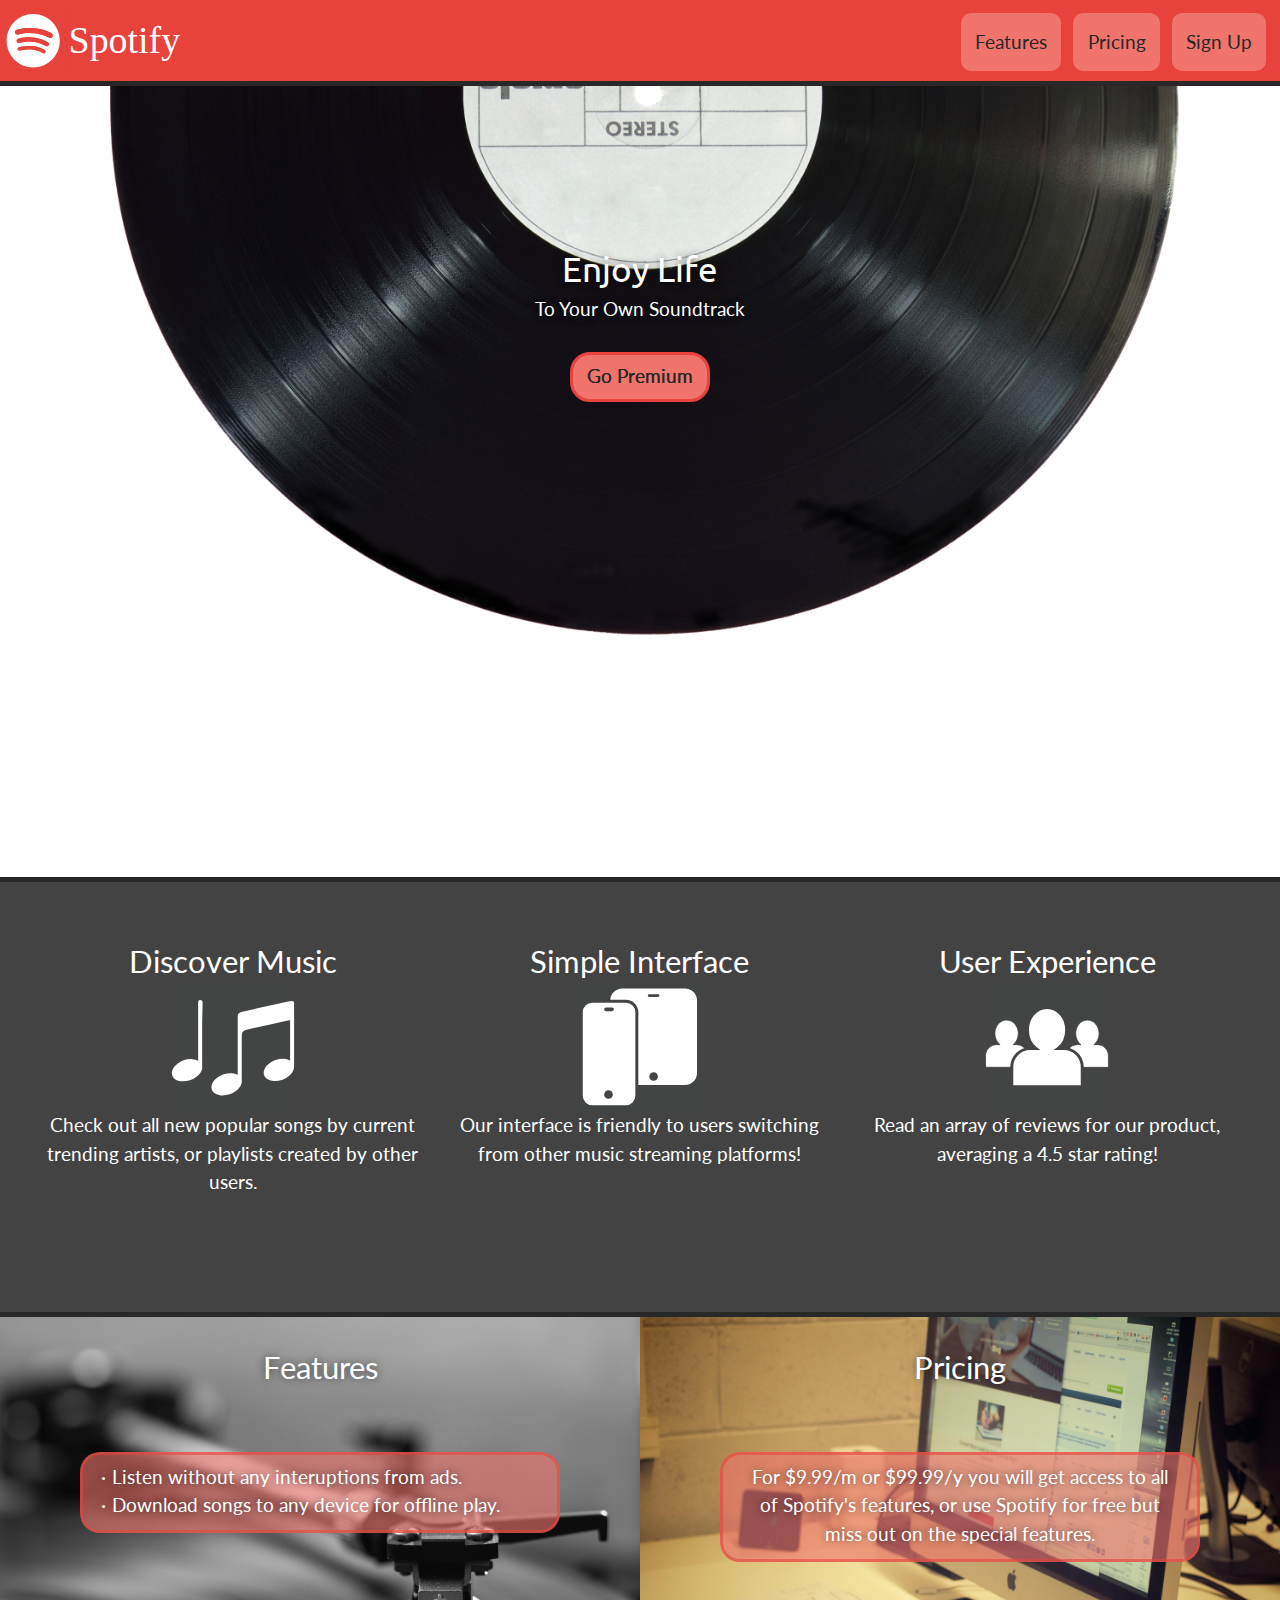
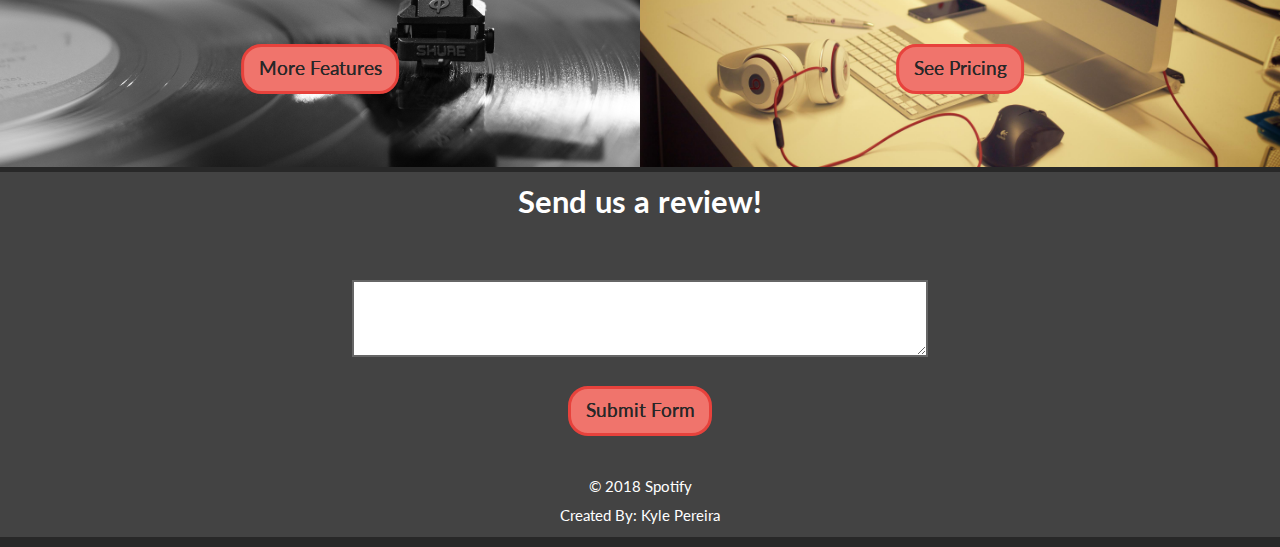
<file: index.html>
<!DOCTYPE html>
<html lang="en-ca">
<head>
  <meta charset="utf-8">
  <title>Spotify - Home</title>
  <meta name="viewport" content="width=device-width,initial-scale=1">
  <link href="https://fonts.googleapis.com/css?family=Lato:400,400i,700,700i|Ubuntu:400,400i,700,700i" rel="stylesheet">
  <link href="css/modules.css" rel="stylesheet">
  <link href="css/grid.css" rel="stylesheet">
  <link href="css/type.css" rel="stylesheet">
  <link href="css/main.css" rel="stylesheet">
</head>
<body>

  <ul class="skip-links">
    <li><a href="#main">Jump to main content</a></li>
    <li><a href="#nav">Jump to navigation</a></li>
  </ul>

  <header role="banner">

    <div>

      <a href="index.html">
        <img class="icon-1 left pad-t-1-4 pad-b-1-4" src="images/logo-1.svg" alt="Spotify Logo">
      </a>

      <nav role="navigation" id="nav" tabindex="0">
        <label class="nav-label hide-custom-input right check-text" for="nav-check">
          .
          <img class="nav-open icon i-64" src="images/nav-btn.svg" alt="Open Navigation">
          <img class="nav-close icon i-64" src="images/nav-btn-close.svg" alt="Close Navigation">
        </label>
        <input type="checkbox" class="nav-check" id="nav-check">
        <ul class="nav list-group">
          <li><a href="tour.html">Features</a></li>
          <li><a href="pricing.html">Pricing</a></li>
          <li><a href="sign-up.html">Sign Up</a></li>
        </ul>
      </nav>

    </div>
  </header>

  <main role="main" id="main" tabindex="0">

    <div class="banner">
      <div class="embed embed-golden">
        <img class="img-flex embed-item" src="images/banner-pic.jpg" alt="Top Down Picture of Vinyl Record">
      </div>
      <div class="banner-text">
        <h1 class="not-bold">Enjoy Life</h1>
        <p>To Your Own Soundtrack</p>
        <a class="btn banner-btn" href="sign-up.html">Go Premium</a>
      </div>
    </div>

    <section>
      <div class="cards">
        <ul class="grid island list-group">

          <li class="card unit xs-1 s-1 m-1 l-1-3 text-center push-2">
            <h2 class="not-bold gutter-2 pad-t">Discover Music</h2>
            <img class="icon i-128" src="images/icon-note.svg" alt="Music Note Icon">
            <p class="card-text gutter-1-4">Check out all new popular songs by current trending artists, or playlists created by other users.</p>
          </li>

          <li class="card unit xs-1 s-1 m-1 l-1-3 text-center push-2 card-2">
            <h2 class="not-bold gutter-2 pad-t">Simple Interface</h2>
            <img class="icon i-128" src="images/icon-plat.svg" alt="Devices Icon">
            <p class="card-text gutter-1-4">Our interface is friendly to users switching from other music streaming platforms!</p>
          </li>

          <li class="card unit xs-1 s-1 m-1 l-1-3 text-center push-2">
            <h2 class="not-bold gutter-2 pad-t">User Experience</h2>
            <img class="icon i-128" src="images/icon-ppl.svg" alt="People Icon">
            <p class="card-text gutter-1-4">Read an array of reviews for our product, averaging a 4.5 star rating!</p>
          </li>

        </ul>
      </div>

      <div class="grid">
        <div class="banner banner-s unit xs-1 s-1 m-1-2">

          <div>
            <img class="img-flex banner-s-pic" src="images/banner-feat-pic.jpg" alt="Close up picture of vynil record on record table">
          </div>
          <div class="banner-text-prem">
            <h2 class="not-bold pad-t banner-title">Features</h2>
          </div>
          <div class="banner-text-s gutter pad-t-1-4 max-length">
            <ul class="feat-list push-1-2">
              <li>Listen without any interuptions from ads.</li>
              <li>Download songs to any device for offline play.</li>
            </ul>
          </div>
          <div>
            <a class="btn banner-btn banner-s-btn push" href="tour.html">More Features</a>
          </div>
        </div>

        <div class="banner banner-s unit xs-1 s-1 m-1-2">

          <div>
            <img class="img-flex banner-s-pic" src="images/banner-price-pic.jpg" alt="Picture of desk workspace">
          </div>
          <div class="banner-text-prem">
            <h2 class="not-bold pad-t banner-title">Pricing</h2>
          </div>
          <div class="banner-text-s gutter pad-t-1-4 max-length">
            <p class="feat-list push-1-2 text-center">For $9.99/m or $99.99/y you will get access to all of Spotify's features, or use Spotify for free but miss out on the special features.</p>
          </div>
          <div>
            <a class="btn banner-btn banner-s-btn push" href="pricing.html">See Pricing</a>
          </div>
        </div>
      </div>

      <div class="review">
        <div>
          <h2 class="push pad-t-1-4">Send us a review!</h2>
        </div>
        <div class="push-1-2 gutter-2 max-length text-center">
          <label class="review-text" for="review">.</label>
          <textarea class="input-text push" name="review" id="review" required></textarea>
        </div>
        <div class="text-center push">
          <button class="btn banner-btn not-bold" type="submit">Submit Form</button>
        </div>
      </div>

    </section>

    <footer role="contentinfo" class="micro pad-t-1-4 pad-b-1-4 ">
      <p>© 2018 Spotify</p>
      <p>Created By: Kyle Pereira</p>
    </footer>
  </main>
</body>
</html>
</file>
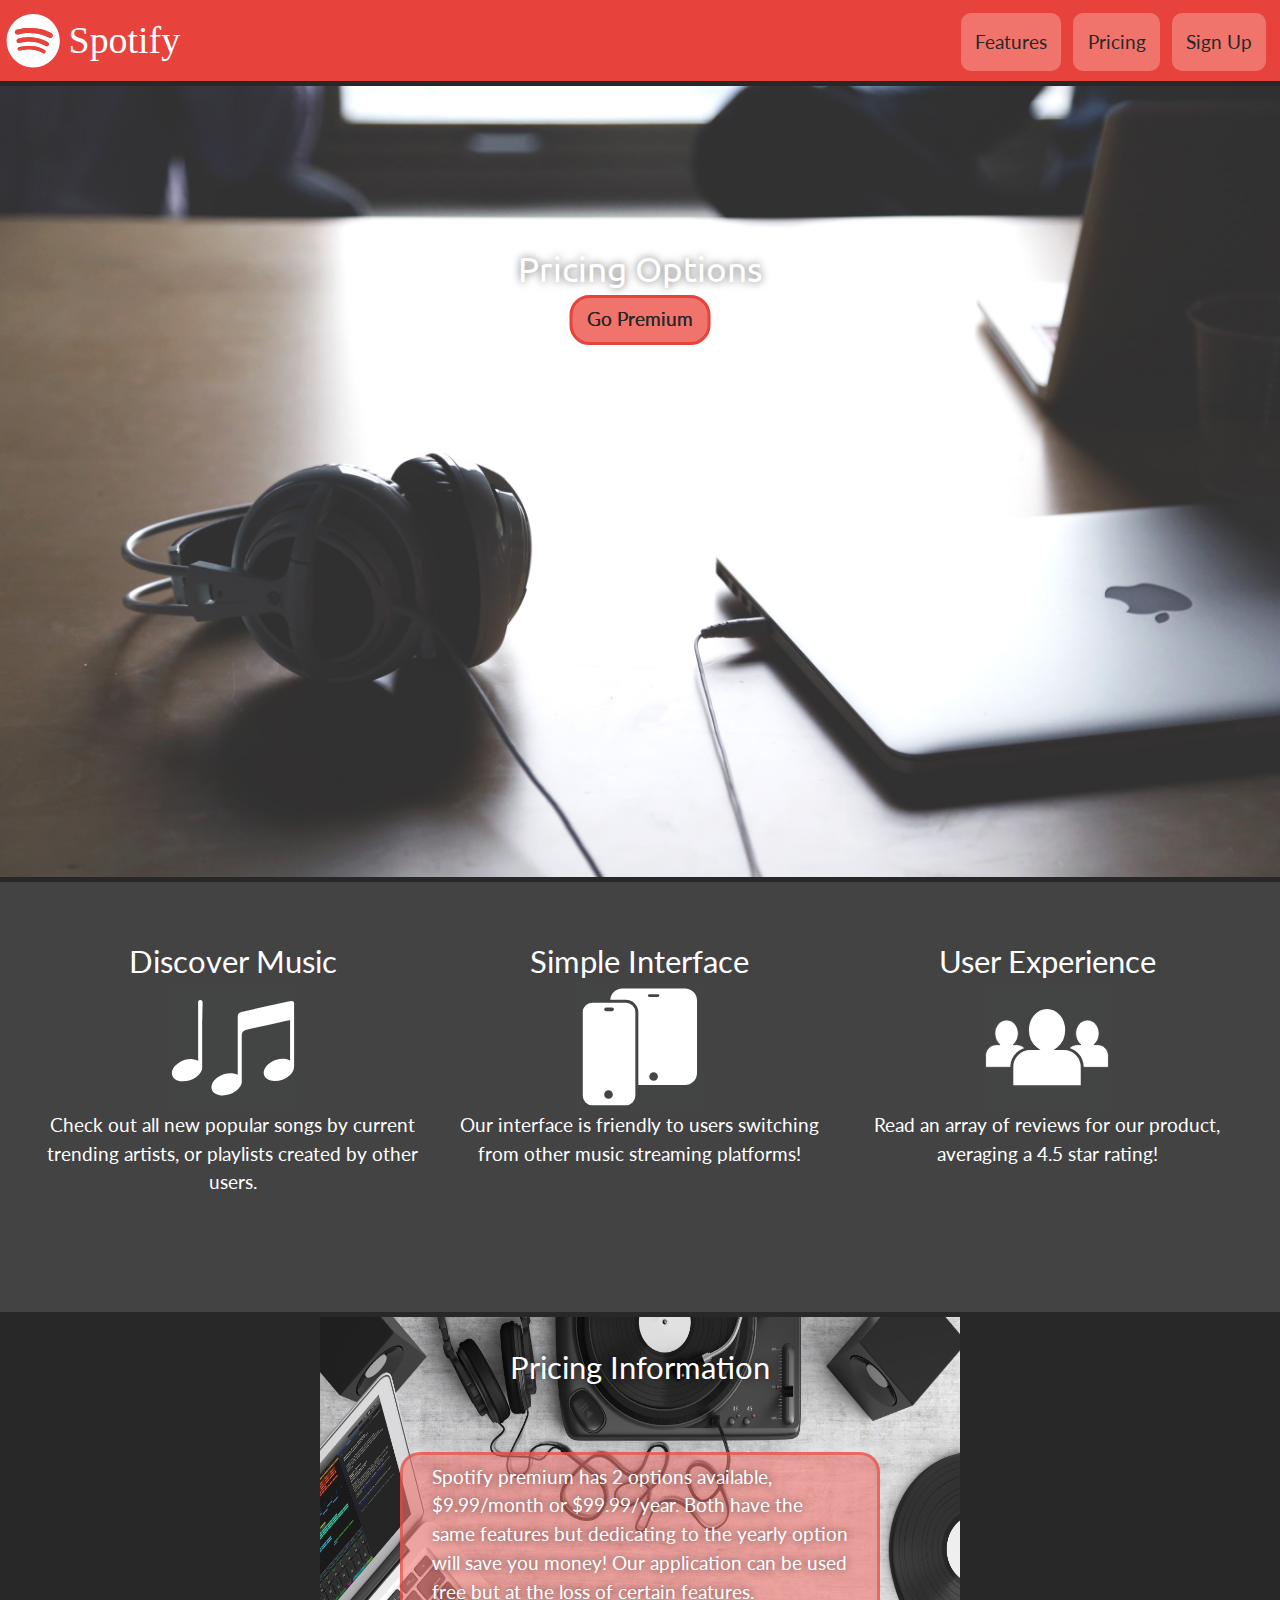
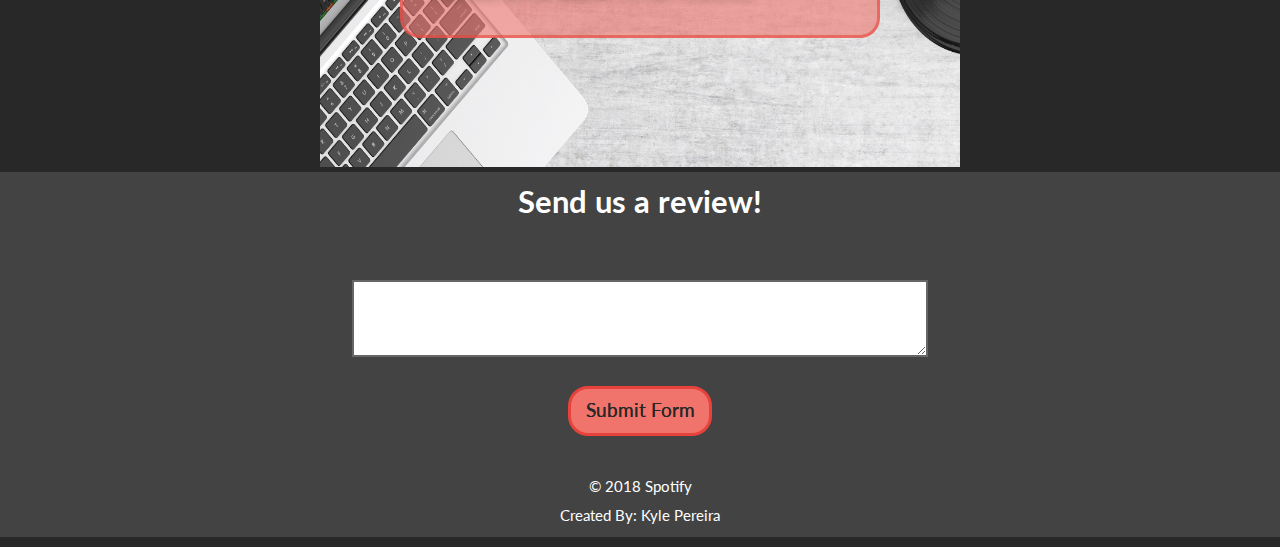
<file: pricing.html>
<!DOCTYPE html>
<html lang="en-ca">
<head>
  <meta charset="utf-8">
  <title>Spotify - Pricing</title>
  <meta name="viewport" content="width=device-width,initial-scale=1">
  <link href="https://fonts.googleapis.com/css?family=Lato:400,400i,700,700i|Ubuntu:400,400i,700,700i" rel="stylesheet">
  <link href="css/modules.css" rel="stylesheet">
  <link href="css/grid.css" rel="stylesheet">
  <link href="css/type.css" rel="stylesheet">
  <link href="css/main.css" rel="stylesheet">
</head>
<body>

  <ul class="skip-links">
    <li><a href="#main">Jump to main content</a></li>
    <li><a href="#nav">Jump to navigation</a></li>
  </ul>

  <header role="banner">

    <div>

      <a href="index.html">
        <img class="icon-1 left pad-t-1-4 pad-b-1-4" src="images/logo-1.svg" alt="Spotify Logo">
      </a>

      <nav role="navigation" id="nav" tabindex="0">
        <label class="nav-label hide-custom-input right check-text" for="nav-check">
          .
          <img class="nav-open icon i-64" src="images/nav-btn.svg" alt="Open Navigation">
          <img class="nav-close icon i-64" src="images/nav-btn-close.svg" alt="Close Navigation">
        </label>
        <input type="checkbox" class="nav-check" id="nav-check">
        <ul class="nav list-group">
          <li><a href="tour.html">Features</a></li>
          <li><a href="pricing.html">Pricing</a></li>
          <li><a href="sign-up.html">Sign Up</a></li>
        </ul>
      </nav>

    </div>
  </header>

  <main role="main" id="main" tabindex="0">

    <div class="banner">
      <div class="embed embed-golden">
        <img class="img-flex embed-item" src="images/banner-price-pic-2.jpg" alt="Picture of desk">
      </div>
      <div class="banner-text">
        <h1 class="not-bold">Pricing Options</h1>
        <a class="btn banner-btn" href="sign-up.html">Go Premium</a>
      </div>
    </div>

    <section>
      <div class="cards">
        <ul class="grid island list-group">

          <li class="card unit xs-1 s-1 m-1 l-1-3 text-center push-2">
            <h2 class="not-bold gutter-2 pad-t">Discover Music</h2>
            <img class="icon i-128" src="images/icon-note.svg" alt="Music Note Icon">
            <p class="card-text gutter-1-4">Check out all new popular songs by current trending artists, or playlists created by other users.</p>
          </li>

          <li class="card unit xs-1 s-1 m-1 l-1-3 text-center push-2 card-2">
            <h2 class="not-bold gutter-2 pad-t">Simple Interface</h2>
            <img class="icon i-128" src="images/icon-plat.svg" alt="Devices Icon">
            <p class="card-text gutter-1-4">Our interface is friendly to users switching from other music streaming platforms!</p>
          </li>

          <li class="card unit xs-1 s-1 m-1 l-1-3 text-center push-2">
            <h2 class="not-bold gutter-2 pad-t">User Experience</h2>
            <img class="icon i-128" src="images/icon-ppl.svg" alt="People Icon">
            <p class="card-text gutter-1-4">Read an array of reviews for our product, averaging a 4.5 star rating!</p>
          </li>

        </ul>
      </div>

      <div class="grid">

        <div class="unit xs-0 s-0 m-0 l-1-4 banner-side">

        </div>

        <div class="banner banner-s banner-table unit xs-1 s-1 m-1 l-1-2">

          <div>
            <img class="img-flex banner-s-pic" src="images/pricing-pic.jpg" alt="Picture of desk">
          </div>
          <div class="banner-text-prem">
            <h2 class="not-bold pad-t banner-title">Pricing Information</h2>
          </div>
          <div class="banner-text-s gutter pad-t-1-4 max-length">
            <p> Spotify premium has 2 options available, $9.99/month or $99.99/year. Both have the same features but dedicating to the yearly option will save you money! Our application can be used free but at the loss of certain features.</p>
          </div>
        </div>

        <div class="unit xs-0 s-0 m-0 l-1-4 banner-side">

        </div>
      </div>

      <div class="review">
        <div>
          <h2 class="push pad-t-1-4">Send us a review!</h2>
        </div>
        <div class="push-1-2 gutter-2 max-length text-center">
          <label class="review-text" for="review">.</label>
          <textarea class="input-text push" name="review" id="review" required></textarea>
        </div>
        <div class="text-center push">
          <button class="btn banner-btn not-bold" type="submit">Submit Form</button>
        </div>
      </div>

    </section>

    <footer role="contentinfo" class="micro pad-t-1-4 pad-b-1-4 ">
      <p>© 2018 Spotify</p>
      <p>Created By: Kyle Pereira</p>
    </footer>
  </main>
</body>
</html>
</file>
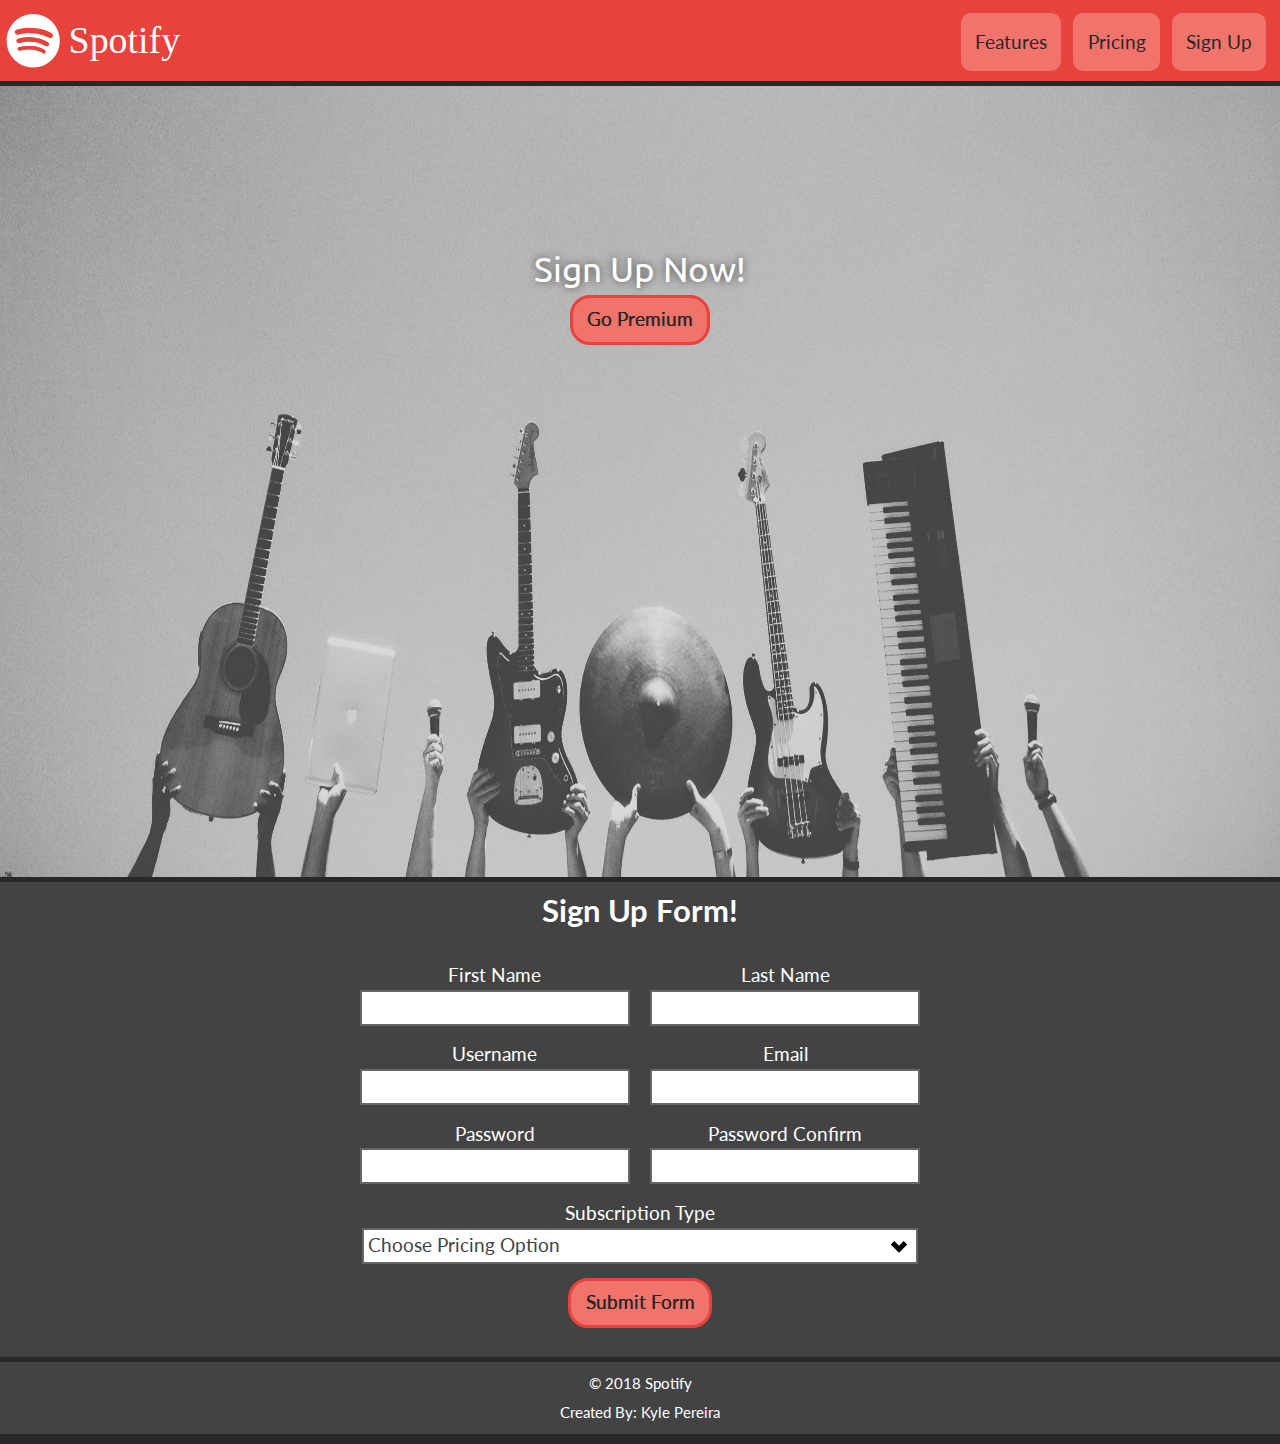
<file: sign-up.html>
<!DOCTYPE html>
<html lang="en-ca">
<head>
  <meta charset="utf-8">
  <title>Spotify - Sign Up</title>
  <meta name="viewport" content="width=device-width,initial-scale=1">
  <link href="https://fonts.googleapis.com/css?family=Lato:400,400i,700,700i|Ubuntu:400,400i,700,700i" rel="stylesheet">
  <link href="css/modules.css" rel="stylesheet">
  <link href="css/grid.css" rel="stylesheet">
  <link href="css/type.css" rel="stylesheet">
  <link href="css/main.css" rel="stylesheet">
</head>
<body>

  <ul class="skip-links">
    <li><a href="#main">Jump to main content</a></li>
    <li><a href="#nav">Jump to navigation</a></li>
  </ul>

  <header role="banner">

    <div>

      <a href="index.html">
        <img class="icon-1 left pad-t-1-4 pad-b-1-4" src="images/logo-1.svg" alt="Spotify Logo">
      </a>

      <nav role="navigation" id="nav" tabindex="0">
        <label class="nav-label hide-custom-input right check-text" for="nav-check">
          .
          <img class="nav-open icon i-64" src="images/nav-btn.svg" alt="Open Navigation">
          <img class="nav-close icon i-64" src="images/nav-btn-close.svg" alt="Close Navigation">
        </label>
        <input type="checkbox" class="nav-check" id="nav-check">
        <ul class="nav list-group">
          <li><a href="tour.html">Features</a></li>
          <li><a href="pricing.html">Pricing</a></li>
          <li><a href="sign-up.html">Sign Up</a></li>
        </ul>
      </nav>

    </div>
  </header>

  <main role="main" id="main" tabindex="0">

    <div class="banner">
      <div class="embed embed-golden">
        <img class=" embed-item img-flex" src="images/banner-signup.jpg" alt="">
      </div>
      <div class="banner-text">
        <h1 class="not-bold">Sign Up Now!</h1>
        <a class="btn banner-btn" href="sign-up.html">Go Premium</a>
      </div>
    </div>

    <section class="form">
      <div class="max-length">
        <h2 class="pad-t-1-4 push">Sign Up Form!</h2>
        <form class="grid" method="POST" action="https://formspree.io/pere0179@algonquinlive.com">

          <div class="unit grid text-center gutter">
            <div class="unit xs-1 m-1-2 push-1-2 gutter-1-4 text-center form-fix">
              <label for="fname">First Name</label>
              <input class="input-text" name="fname" id="fname">
            </div>
            <div class="unit xs-1 m-1-2 push-1-2 gutter-1-4 text-center form-fix">
              <label for="lname">Last Name</label>
              <input class="input-text" name="lname" id="lname">
            </div>
            <div class="unit xs-1 m-1-2 push-1-2 gutter-1-4 text-center form-fix">
              <label for="uname">Username</label>
              <input class="input-text" type="text" name="uname" id="uname" required>
            </div>
            <div class="unit xs-1 m-1-2 push-1-2 gutter-1-4 text-center form-fix">
              <label for="email">Email</label>
              <input class="input-text" type="text" name="email" id="email" required>
            </div>
            <div class="unit xs-1 m-1-2 push-1-2 gutter-1-4 text-center form-fix">
              <label for="password">Password</label>
              <input class="input-text" type="text" name="password" id="password" required>
            </div>
            <div class="unit xs-1 m-1-2 push-1-2 gutter-1-4 text-center form-fix">
              <label for="pconfirm">Password Confirm</label>
              <input class="input-text" type="text" name="pconfirm" id="pconfirm" required>
            </div>
            <div class="unit xs-1 push-1-2 gutter-1-4 text-center option-fix">
              <label for="subtype">Subscription Type</label>
              <select class="input-text" name="subtype" id="subtype" required>
                <option label="Choose Pricing Option" value=""></option>
                <option>Monthly Subscription($9.99/month)</option>
                <option>Yearly Subscription($99.99/year)</option>
              </select>
            </div>
          </div>

          <div class="unit xs-1 text-center push">
            <button class="btn banner-btn not-bold" type="submit">Submit Form</button>
          </div>
        </form>
      </div>

    </section>

    <footer role="contentinfo" class="micro pad-t-1-4 pad-b-1-4 ">
      <p>© 2018 Spotify</p>
      <p>Created By: Kyle Pereira</p>
    </footer>
  </main>
</body>
</html>
</file>
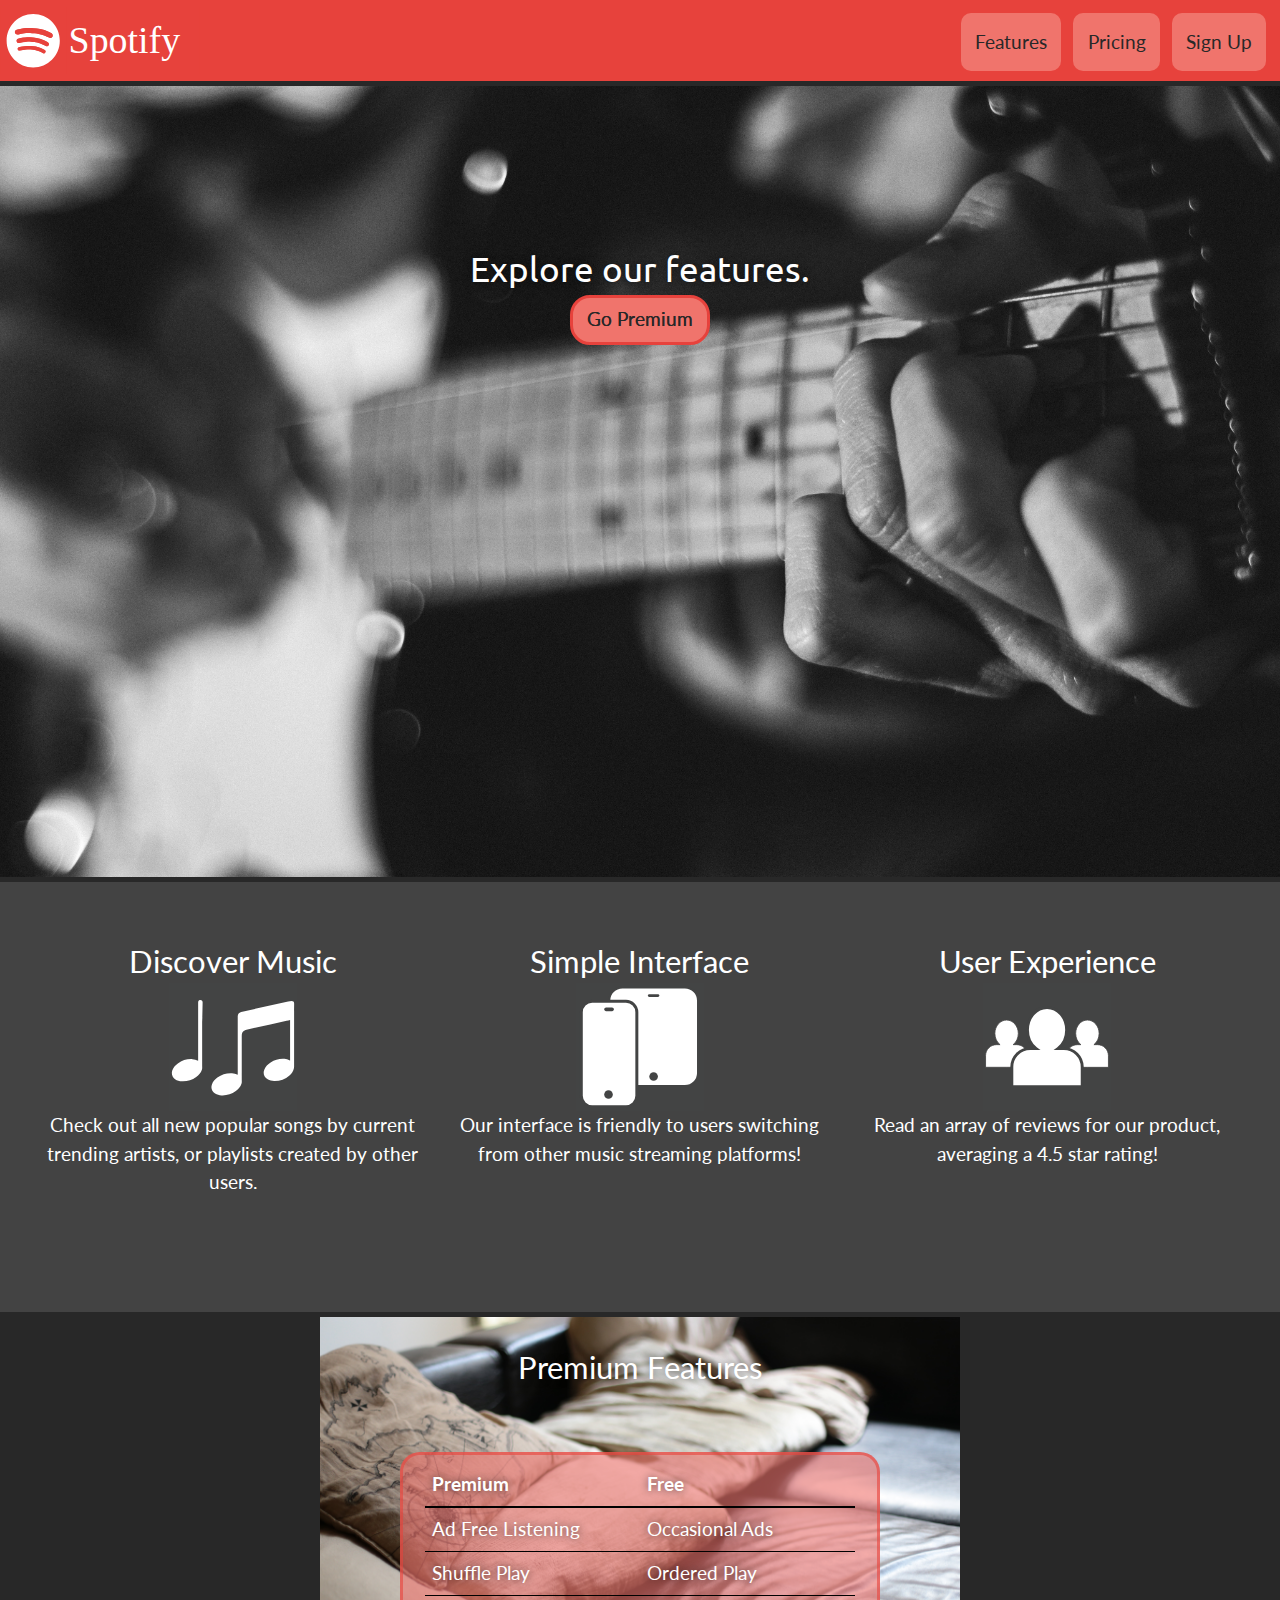
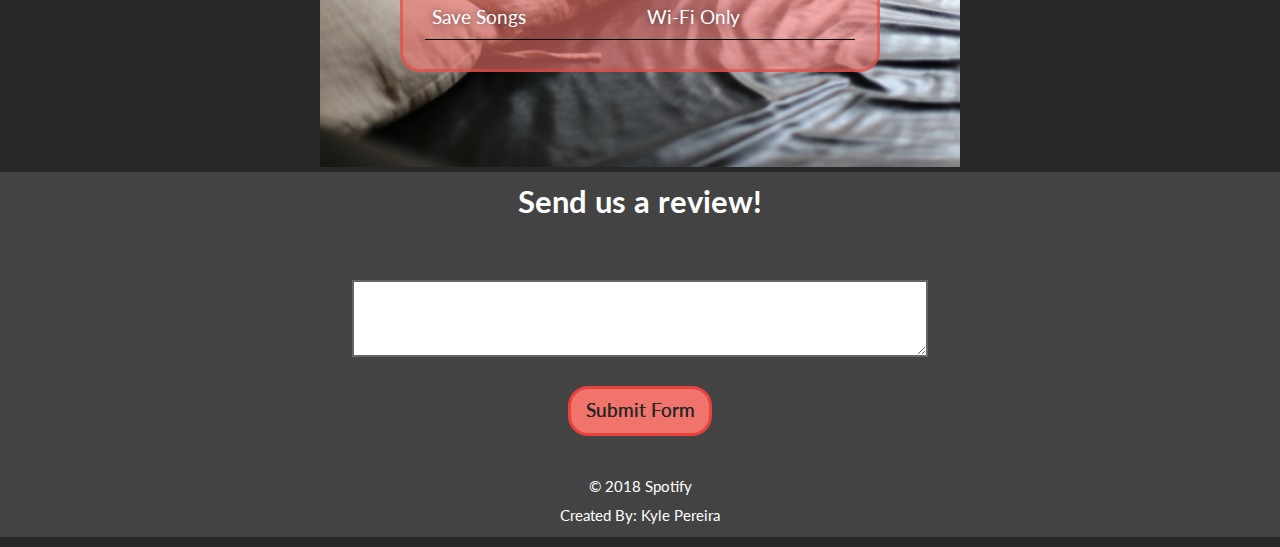
<file: tour.html>
<!DOCTYPE html>
<html lang="en-ca">
<head>
  <meta charset="utf-8">
  <title>Spotify - Features</title>
  <meta name="viewport" content="width=device-width,initial-scale=1">
  <link href="https://fonts.googleapis.com/css?family=Lato:400,400i,700,700i|Ubuntu:400,400i,700,700i" rel="stylesheet">
  <link href="css/modules.css" rel="stylesheet">
  <link href="css/grid.css" rel="stylesheet">
  <link href="css/type.css" rel="stylesheet">
  <link href="css/main.css" rel="stylesheet">
</head>
<body>

  <ul class="skip-links">
    <li><a href="#main">Jump to main content</a></li>
    <li><a href="#nav">Jump to navigation</a></li>
  </ul>

  <header role="banner">

    <div>

      <a href="index.html">
        <img class="icon-1 left pad-t-1-4 pad-b-1-4" src="images/logo-1.svg" alt="Spotify Logo">
      </a>

      <nav role="navigation" id="nav" tabindex="0">
        <label class="nav-label hide-custom-input right check-text" for="nav-check">
          .
          <img class="nav-open icon i-64" src="images/nav-btn.svg" alt="Open Navigation">
          <img class="nav-close icon i-64" src="images/nav-btn-close.svg" alt="Close Navigation">
        </label>
        <input type="checkbox" class="nav-check" id="nav-check">
        <ul class="nav list-group">
          <li><a href="tour.html">Features</a></li>
          <li><a href="pricing.html">Pricing</a></li>
          <li><a href="sign-up.html">Sign Up</a></li>
        </ul>
      </nav>

    </div>
  </header>

  <main role="main" id="main" tabindex="0">
    <section>
      <div class="banner">
        <div class="embed embed-golden">
          <img class="img-flex embed-item" src="images/banner-b-feat.jpg" alt="Close up picture of guitar">
        </div>
        <div class="banner-text">
          <h1 class="not-bold">Explore our features.</h1>
          <a class="btn banner-btn" href="sign-up.html">Go Premium</a>
        </div>
      </div>

      <div class="cards">
        <ul class="grid island list-group">

          <li class="card unit xs-1 s-1 m-1 l-1-3 text-center push-2">
            <h2 class="not-bold gutter-2 pad-t">Discover Music</h2>
            <img class="icon i-128" src="images/icon-note.svg" alt="Music Note Icon">
            <p class="card-text gutter-1-4">Check out all new popular songs by current trending artists, or playlists created by other users.</p>
          </li>
          <li class="card unit xs-1 s-1 m-1 l-1-3 text-center push-2 card-2">
            <h2 class="not-bold gutter-2 pad-t">Simple Interface</h2>
            <img class="icon i-128" src="images/icon-plat.svg" alt="Devices Icon">
            <p class="card-text gutter-1-4">Our interface is friendly to users switching from other music streaming platforms!</p>
          </li>

          <li class="card unit xs-1 s-1 m-1 l-1-3 text-center push-2">
            <h2 class="not-bold gutter-2 pad-t">User Experience</h2>
            <img class="icon i-128" src="images/icon-ppl.svg" alt="People Icon">
            <p class="card-text gutter-1-4">Read an array of reviews for our product, averaging a 4.5 star rating!</p>
          </li>

        </ul>
      </div>

      <div class="grid">

        <div class="unit xs-0 s-0 m-1-4 banner-side">

        </div>

        <div class="banner banner-s banner-table unit xs-1 s-1 m-1-2">

          <div>
            <img class="img-flex banner-s-pic" src="images/banner-table-pic.jpg" alt="Picture of bed">
          </div>
          <div class="banner-text-prem">
            <h2 class="not-bold pad-t banner-title">Premium Features</h2>
          </div>
          <div class="banner-text-s gutter pad-t-1-4 max-length">
            <table>
              <caption class="hidden">Features available for premium and free accounts</caption>
              <thead>
                <tr>
                  <th scope="col">Premium</th>
                  <th scope="col">Free</th>
                </tr>
              </thead>
              <tbody>
                <tr>
                  <td>Ad Free Listening</td>
                  <td>Occasional Ads</td>
                </tr>
                <tr>
                  <td>Shuffle Play</td>
                  <td>Ordered Play</td>
                </tr>
                <tr>
                  <td>Save Songs</td>
                  <td>Wi-Fi Only</td>
                </tr>
              </tbody>
            </table>
          </div>
        </div>

        <div class="unit xs-0 s-0 m-1-4 banner-side">

        </div>
      </div>

      <div class="review">
        <div>
          <h2 class="push pad-t-1-4">Send us a review!</h2>
        </div>
        <div class="push-1-2 gutter-2 max-length text-center">
          <label class="review-text" for="review">.</label>
          <textarea class="input-text push" name="review" id="review" required></textarea>
        </div>
        <div class="text-center push">
          <button class="btn banner-btn not-bold" type="submit">Submit Form</button>
        </div>
      </div>

    </section>

    <footer role="contentinfo" class="micro pad-t-1-4 pad-b-1-4 ">
      <p>© 2018 Spotify</p>
      <p>Created By: Kyle Pereira</p>
    </footer>
  </main>
</body>
</html>
</file>
<file: css/modules.css>
/*
 * Modulifier || Code released under the UNLICENSE
 * Code under other copyrights & licenses listed below.
 * https://modulifier.web-dev.tools/#responsive;images;list-group;embed;media-object;icons;hidden;positioning;nice-lists;forms;buttons;accessibility;print
 */

@-moz-viewport { width: device-width; scale: 1; }
@-ms-viewport { width: device-width; scale: 1; }
@-o-viewport { width: device-width; scale: 1; }
@-webkit-viewport { width: device-width; scale: 1; }
@viewport { width: device-width; scale: 1; }

html {
  box-sizing: border-box;
  -moz-text-size-adjust: 100%;
  -ms-text-size-adjust: 100%;
  -webkit-text-size-adjust: 100%;
  text-size-adjust: 100%;
}

*, *::before, *::after {
  box-sizing: inherit;
}

body {
  margin: 0;
}

article,
aside,
details,
figcaption,
figure,
footer,
header,
main,
menu,
nav,
section,
summary {
  display: block;
}

audio,
canvas,
progress,
video {
  display: inline-block;
  vertical-align: baseline;
}

template {
  display: none;
}

details {
  cursor: pointer;
}

audio:not([controls]) {
  display: none;
  height: 0;
}

a,
area,
button,
input,
label,
select,
textarea,
[tabindex] {
  -ms-touch-action: manipulation;
  touch-action: manipulation;
}

img {
  border: 0;
}

.img-flex,
.img-flex img {
  display: block;
  width: 100%;
}

svg {
  fill: currentColor;
}

svg:not(:root) {
  overflow: hidden;
}

svg.img-flex {
  width: 100%;
  height: 100%;
}

.image-replacement, .ir {
  overflow: hidden;
  direction: ltr;
  text-align: left;
  text-indent: 100%;
  white-space: nowrap;
}

.list-group, .list-group-inline, .list-group--inline {
  padding-left: 0;
  list-style-type: none;
}

.list-group > dd {
  margin-left: 0;
}

.list-group-inline::before,
.list-group-inline::after,
.list-group--inline::before,
.list-group--inline::after {
  content: "";
  display: table;
}

.list-group-inline::after,
.list-group--inline::after {
  clear: both;
}

.list-group-inline > li,
.list-group--inline > li {
  display: inline-block;
}

.list-group-inline > dt,
.list-group--inline > dt {
  clear: left;
  float: left;
  width: 11em;
}

.list-group-inline > dd,
.list-group--inline > dd {
  float: left;
  min-width: 12em;
}

.embed {
  margin-left: 0;
  margin-right: 0;
  overflow: hidden;
  position: relative;
  width: 100%;
}

.embed-1by1, .embed--1by1 {
  padding-top: 100%; /* Square */
}

.embed-4by3, .embed--4by3 {
  padding-top: 75%; /* Traditional TV/computer screens */
}

.embed-iso216, .embed--iso216 {
  padding-top: 70.92%; /* A-standard paper sizes */
}

.embed-3by2, .embed--3by2 {
  padding-top: 66.6%; /* Classic 35 mm film & most digital photos, landscape */
}

.embed-2by3, .embed--2by3 {
  padding-top: 150%; /* Classic 35 mm film & most digital photos, portrait */
}

.embed-golden, .embed--golden {
  padding-top: 61.8%; /* The Golden Ratio */
}

.embed-16by9, .embed--16by9 {
  padding-top: 56.25%; /* HD TV */
}

.embed-185by100, .embed--185by100 {
  padding-top: 54.05%; /* Common widescreen cinema */
}

.embed-24by10, .embed--24by10 {
  padding-top: 41.667%; /* Widescreen cinema: 2.4:1 */
}

.embed-3by1, .embed--3by1 {
  padding-top: 33.3333%; /* Panorama photos */
}

.embed-4by1, .embed--4by1 {
  padding-top: 25%; /* Polyvision */
}

.embed-5by1, .embed--5by1 {
  padding-top: 20%; /* Really wide... */
}

.embed-item, .embed__item {
  min-height: 100%;
  left: 0;
  position: absolute;
  top: 0;
  width: 100%;
}

.media {
  overflow: hidden;
}

.media-img, .media__img {
  float: left;
}

.media-img-reversed, .media__img--reversed {
  float: right;
}

.media-img-stacked, .media__img--stacked {
  float: none;
}

.media-body, .media__body {
  overflow: hidden;
  min-width: 12em; /* Slightly less than 200px, responsiveness built in */
}

.icon {
  display: inline-block;
  position: relative;
  background: transparent none no-repeat center center;
  background-size: contain;
  vertical-align: middle;
}

.i-16, .i--16 {
  height: 16px;
  width: 16px;
}

.i-18, .i--18 {
  height: 18px;
  width: 18px;
}

.i-20, .i--20 {
  height: 20px;
  width: 20px;
}

.i-24, .i--24 {
  height: 24px;
  width: 24px;
}

.i-32, .i--32 {
  height: 32px;
  width: 32px;
}

.i-48, .i--48 {
  height: 48px;
  width: 48px;
}

.i-64, .i--64 {
  height: 64px;
  width: 64px;
}

.i-96, .i--96 {
  height: 96px;
  width: 96px;
}

.i-128, .i--128 {
  height: 128px;
  width: 128px;
}

.i-192, .i--192 {
  height: 192px;
  width: 192px;
}

.i-256, .i--256 {
  height: 256px;
  width: 256px;
}

.icon img,
.icon svg {
  left: 0;
  height: 100%;
  position: absolute;
  top: 0;
  width: 100%;
  fill: currentColor;
}

.icon-label {
  vertical-align: middle;
}

.icon-link,
.icon-link:focus,
.icon-link:hover {
  text-decoration: none;
}

[hidden], .hidden {
  /* stylelint-disable declaration-no-important */
  display: none !important;
  visibility: hidden !important;
  /* stylelint-enable */
}

.visually-hidden {
  height: 1px;
  margin: -1px;
  overflow: hidden;
  padding: 0;
  position: absolute;
  width: 1px;
  border: 0;
  clip: rect(0 0 0 0);
  clip-path: inset(50%);
}

.visually-hidden.focusable:active, .visually-hidden.focusable:focus {
  height: auto;
  margin: 0;
  overflow: visible;
  position: static;
  width: auto;
  clip: auto;
  clip-path: none;
}

.invisible {
  visibility: hidden;
}

.chop,
.crop {
  overflow: hidden;
}

.truncate {
  max-width: 100%;
  overflow: hidden;
  width: 100%;
  text-overflow: ellipsis;
  white-space: nowrap;
}

.scrollable {
  max-width: 100%;
  overflow-x: auto;
  overflow-y: hidden;
  -webkit-overflow-scrolling: touch;
}

.clearfix::after {
  content: " ";
  display: block;
  clear: both;
}

.left {
  float: left;
}

.right {
  float: right;
}

.center-text,
.center-flow {
  text-align: center;
}

.center-block {
  margin-left: auto;
  margin-right: auto;
}

.no-auto-margins,
.not-centered {
  /* stylelint-disable declaration-no-important */
  margin-left: 0 !important;
  margin-right: 0 !important;
  /* stylelint-enable */
}

.center-content,
.center-content-vertical,
.center-contents,
.center-contents-vertical {
  display: -webkit-flex;
  display: -ms-flexbox;
  display: flex;
  -webkit-justify-content: center;
  -ms-flex-pack: center;
  justify-content: center;
  -webkit-align-items: center;
  -ms-flex-align: center;
  align-items: center;
  -webkit-align-content: center;
  -ms-flex-line-pack: center;
  align-content: center;
  -webkit-flex-direction: column wrap;
  -ms-flex-direction: column wrap;
  flex-flow: column wrap;
}

.center-content-start,
.center-content-vertical-start,
.center-contents-start,
.center-contents-vertical-start {
  display: -webkit-flex;
  display: -ms-flexbox;
  display: flex;
  -webkit-justify-content: center;
  -ms-flex-pack: center;
  justify-content: center;
  -webkit-flex-direction: column wrap;
  -ms-flex-direction: column wrap;
  flex-flow: column wrap;
}

.center-content-horizontal,
.center-contents-horizontal {
  display: -webkit-flex;
  display: -ms-flexbox;
  display: flex;
  -webkit-justify-content: center;
  -ms-flex-pack: center;
  justify-content: center;
  -webkit-align-items: center;
  -ms-flex-align: center;
  align-items: center;
  -webkit-align-content: center;
  -ms-flex-line-pack: center;
  align-content: center;
  -webkit-flex-direction: row wrap;
  -ms-flex-direction: row wrap;
  flex-flow: row wrap;
}

.inline {
  display: inline;
}

.block {
  display: block;
}

.inline-block, .ib {
  display: inline-block;
}

.valign-top {
  vertical-align: top;
}

.valign-bottom {
  vertical-align: bottom;
}

.valign-middle {
  vertical-align: middle;
}

.fixed {
  position: fixed;
}

.relative {
  position: relative;
}

[class*="pin-"],
.absolute {
  position: absolute;
}

.static {
  position: static;
}

.zindex-1 {
  z-index: 1;
}

.zindex-2 {
  z-index: 2;
}

.zindex-3 {
  z-index: 3;
}

.zindex-1000 {
  z-index: 1000;
}

.pin-top-left,
.pin-left-top,
.pin-tl,
.pin-lt {
  top: 0;
  left: 0;
}

.pin-top-right,
.pin-right-top,
.pin-tr,
.pin-rt {
  top: 0;
  right: 0;
}

.pin-bottom-left,
.pin-left-bottom,
.pin-bl,
.pin-lb {
  bottom: 0;
  left: 0;
}

.pin-bottom-right,
.pin-right-bottom,
.pin-br,
.pin-rb {
  bottom: 0;
  right: 0;
}

.pin-top-center,
.pin-center-top,
.pin-tc,
.pin-ct {
  left: 50%;
  top: 0;
  transform: translateX(-50%);
}

.pin-bottom-center,
.pin-center-bottom,
.pin-bc,
.pin-cb {
  bottom: 0;
  left: 50%;
  transform: translateX(-50%);
}

.pin-center-left,
.pin-left-center,
.pin-cl,
.pin-lc {
  left: 0;
  top: 50%;
  transform: translateY(-50%);
}

.pin-center-right,
.pin-right-center,
.pin-cr,
.pin-rc {
  right: 0;
  top: 50%;
  transform: translateY(-50%);
}

.pin-center, .pin-c {
  left: 50%;
  top: 50%;
  transform: translate(-50%, -50%);
}

.width-quarter, .w-1-4 {
  width: 25%;
}

.width-half, .w-1-2 {
  width: 50%;
}

.width-full, .w-1 {
  width: 100%;
}

.height-quarter, .h-1-4 {
  height: 25%;
}

.height-half, .h-1-2 {
  height: 50%;
}

.height-full, .h-1 {
  height: 100%;
}

.height-win-quarter, .h-w-1-4 {
  height: 25vh;
  max-height: 46em;
}

.height-win-half, .h-w-1-2 {
  height: 50vh;
  max-height: 46em;
}

.height-win-full, .h-w-1 {
  height: 100vh;
  max-height: 46em;
}

ul {
  list-style-type: none;
}

ul > li::before {
  content: "·";
  float: left;
  margin-left: -1.6em;
  width: 1.3em;
  text-align: right;
}

ol {
  counter-reset: ol-simple-numbers;
  list-style-type: none;
}

ol > li::before {
  float: left;
  margin-left: -1.6em;
  width: 1.3em;
  counter-increment: ol-simple-numbers;
  content: counter(ol-simple-numbers);
  text-align: right;
}

.list-group > li::before,
.list-group-inline > li::before,
.list-group--inline > li::before {
  content: none;
}

/* stylelint-disable no-descending-specificity */

/*
 * (c) Nicolas Gallagher and Jonathan Neal of Normalize.css || MIT License
 *     https://necolas.github.io/normalize.css/
 */

button,
input,
optgroup,
select,
textarea {
  color: inherit;
  font: inherit;
  margin: 0;
}

button,
input {
  overflow: visible;
}

button,
select {
  text-transform: none;
}

button,
html [type="button"],
[type="reset"],
[type="submit"] {
  -webkit-appearance: button;
  cursor: pointer;
}

button[disabled],
html input[disabled] {
  cursor: default;
}

button::-moz-focus-inner,
input::-moz-focus-inner {
  border: 0;
  padding: 0;
}

[type="checkbox"],
[type="radio"] {
  opacity: 0;
  position: absolute;
  height: 1px;
  width: 1px;
}

[type="number"]::-webkit-inner-spin-button,
[type="number"]::-webkit-outer-spin-button {
  height: auto;
}

[type="search"]::-webkit-search-cancel-button,
[type="search"]::-webkit-search-decoration {
  -webkit-appearance: none;
}

fieldset {
  padding-left: 0;
  padding-right: 0;

  border: 0;
  border-top: 2px solid #666;
}

legend {
  color: inherit;
  display: table;
  max-width: 100%;
  padding: 0 .3em 0 0;
  white-space: normal;

  border: 0;

  font-weight: bold;
}

optgroup {
  font-weight: bold;
}

::-webkit-input-placeholder {
  color: inherit;
  opacity: .54;
}

::-webkit-file-upload-button {
  -webkit-appearance: button;
  font: inherit;
}

/* End Normalize.css code */

label,
.label-block {
  display: block;
  cursor: pointer;
}

[type="checkbox"] + label,
[type="radio"] + label,
.label-inline {
  display: inline-block;
}

input:not([type]),
[type="text"],
[type="number"],
[type="search"],
[type="url"],
[type="email"],
[type="password"],
[type="tel"],
[type="datetime-local"],
[type="month"],
[type="week"],
[type="date"],
[type="time"],
[type="range"],
select,
textarea {
  -moz-appearance: none;
  -webkit-appearance: none;
  appearance: none;
}

input,
textarea {
  display: block;
  width: 100%;

  background-color: #fff;
  border: 2px solid #666;
  border-radius: 0;
}

label {
  vertical-align: middle;
}

textarea {
  max-width: 100%;
  min-height: 4em;
  overflow: auto;
}

[type="color"] {
  display: inline-block;
  width: 2em;
}

select {
  display: block;
  width: 100%;

  background-image: url("data:image/svg+xml,%3Csvg xmlns='http://www.w3.org/2000/svg' width='256' height='256' viewBox='0 0 256 256'%3E%3Cpath fill='none' stroke='%23000' stroke-miterlimit='10' stroke-width='70' d='M36.3 82.1l91.9 91.8 91.5-91.8'/%3E%3C/svg%3E");
  background-repeat: no-repeat;
  background-position: calc(100% - .4em) center;
  background-size: 18px auto;
  background-color: #fff;
  border: 2px solid #666;
  border-radius: 0;
}

[type="checkbox"] + label::before {
  content: " ";
  display: inline-block;
  height: 1.8em;
  margin-right: .3em;
  position: relative;
  vertical-align: middle;
  top: -.1em;
  width: 1.8em;

  background-color: #fff;
  background-size: cover;
  border: 2px solid #666;

  line-height: inherit;
}

[type="checkbox"]:checked + label::before {
  background-image: url("data:image/svg+xml,%3Csvg xmlns='http://www.w3.org/2000/svg' width='256' height='256' viewBox='0 0 256 256'%3E%3Cpath fill='none' stroke='%23000' stroke-miterlimit='10' stroke-width='50' d='M49.9 130.1l50.8 50.7L206.1 75.2'/%3E%3C/svg%3E");
}

[type="checkbox"]:focus + label::before {
  outline: 3px solid #000;
  z-index: 1000;
}

[type="radio"] + label::before {
  content: " ";
  display: inline-block;
  height: 1.8em;
  margin-right: .3em;
  position: relative;
  vertical-align: middle;
  top: -.1em;
  width: 1.8em;

  background-color: #fff;
  background-size: cover;
  border: 2px solid #666;
  border-radius: 50%;

  line-height: inherit;
}

[type="radio"]:checked + label::before {
  background-image: url("data:image/svg+xml,%3Csvg xmlns='http://www.w3.org/2000/svg' width='256' height='256' viewBox='0 0 256 256'%3E%3Ccircle cx='128' cy='128' r='70.4'/%3E%3C/svg%3E");
}

[type="radio"]:focus + label::before,
[type="radio"] + label:focus::before {
  box-shadow: 0 0 0 3px #000;
  z-index: 1000;
}

[type="range"] {
  border: 0;
  background-color: #fff;
}

[type="range"]::-webkit-slider-runnable-track {
  height: 6px;

  -webkit-appearance: none;
  appearance: none;
  background-color: #ccc;
  border: 0;
  border-radius: 3px;
}

[type="range"]:active::-webkit-slider-runnable-track {
  background-color: #ccc;
}

[type="range"]::-moz-range-track {
  height: 6px;

  -moz-appearance: none;
  appearance: none;
  background-color: #ccc;
  border: 0;
  border-radius: 3px;
}

[type="range"]:active::-moz-range-track {
  background-color: #ccc;
}

[type="range"]::-ms-track {
  height: 6px;

  -ms-appearance: none;
  appearance: none;
  background-color: #ccc;
  border: 0;
  border-radius: 3px;
}

[type="range"]:active::-ms-track {
  background-color: #ccc;
}

[type="range"]::-webkit-slider-thumb {
  margin-top: -4px;
  height: 16px;
  width: 16px;

  -webkit-appearance: none;
  appearance: none;
  background-color: #000;
  border: none;
  border-radius: 50%;
}

[type="range"]:hover::-webkit-slider-thumb {
  background-color: #000;
}

[type="range"]:active::-webkit-slider-thumb {
  background-color: #000;
}

[type="range"]::-moz-range-thumb {
  margin-top: -4px;
  height: 16px;
  width: 16px;

  -webkit-appearance: none;
  appearance: none;
  background-color: #000;
  border: none;
  border-radius: 50%;
}

[type="range"]:hover::-moz-range-thumb {
  background-color: #000;
}

[type="range"]:active::-moz-range-thumb {
  background-color: #000;
}

[type="range"]::-ms-thumb {
  margin-top: -4px;
  height: 16px;
  width: 16px;

  -webkit-appearance: none;
  appearance: none;
  background-color: #000;
  border: none;
  border-radius: 50%;
}

[type="range"]:hover::-ms-thumb {
  background-color: #000;
}

[type="range"]:active::-ms-thumb {
  background-color: #000;
}

[type="checkbox"].hide-custom-input + label::before,
[type="checkbox"] + .hide-custom-input::before,
[type="radio"].hide-custom-input + label::before,
[type="radio"] + .hide-custom-input::before {
  content: none;
  display: none;
}

/* stylelint-enable */

.link-box {
  display: block;
  text-decoration: none;
}

/* stylelint-disable no-descending-specificity */

button,
.btn {
  cursor: pointer;
  display: inline-block;
  margin: 0;
  overflow: visible;
  padding: .375em .75em .42em;
  -webkit-appearance: none;
  -moz-appearance: none;
  appearance: none;
  background-color: #333;
  border-radius: 4px;
  border: 3px solid #333;
  color: #fff;
  font: inherit;
  text-decoration: none;
  text-transform: none;
}

button::-moz-focus-inner {
  border: 0;
  padding: 0;
}

/* stylelint-enable */

button:focus,
button:hover,
.btn:focus,
.btn:hover {
  background-color: #000;
  border-color: #000;
  color: #fff;
}

button[disabled] {
  cursor: default;
}

.btn-light, .btn--light {
  background-color: #e2e2e2;
  border-color: #e2e2e2;
  color: #000;
}

.btn-light:focus,
.btn-light:hover,
.btn--light:focus,
.btn--light:hover {
  background-color: #666;
  border-color: #666;
  color: #fff;
}

.btn-ghost,
.btn--ghost {
  background-color: transparent;
  border-color: #333;
  color: #000;
}

.btn-ghost:focus,
.btn-ghost:hover,
.btn--ghost:focus,
.btn--ghost:hover {
  background-color: #e2e2e2;
  border-color: #000;
  color: #000;
}

.btn-link {
  display: inline;
  padding: 0;
  background-color: transparent;
  border-radius: 0;
  border: 0;
  color: inherit;
}

.btn-link:focus,
.btn-link:hover {
  background-color: transparent;
  color: inherit;
}

a:hover, a:active {
  outline: none;
}

a:focus,
[tabindex="0"]:focus,
details:focus,
summary:focus,
input:focus,
textarea:focus,
button:focus,
select:focus {
  outline: 3px solid #000;
  outline-offset: 0;
}

a:focus, [tabindex="0"]:focus {
  outline-offset: 3px;
}

.skip-links {
  margin: 0;
  padding: 0;
  list-style-type: none;
}

.skip-links > li::before {
  content: none; /* Remove the bullets if nice lists is selected */
}

.skip-links a,
.skip-links button {
  padding: .5em .75em;
  position: absolute;
  top: -10em;
  z-index: 10000; /* To make sure they're always on top */
  background-color: #000;
  border: 0;
  color: #fff;
  font-size: 1.125rem;
  font-weight: bold;
  text-decoration: none;
}

.skip-links a:focus,
.skip-links button:focus {
  outline-offset: 3px;
  top: 0;
}

[aria-busy="true"] {
  cursor: progress;
}

[aria-controls] {
  cursor: pointer;
}

[aria-disabled] {
  cursor: default;
}

.print-only {
  display: none;
  visibility: hidden;
}

.page-break-before {
  page-break-before: always;
}

.page-break-after {
  page-break-after: always;
}

.no-page-break-inside {
  page-break-inside: avoid;
}

@media print {

  /* stylelint-disable declaration-no-important */

  .no-print {
    display: none !important;
    visibility: hidden !important;
  }

  .print-only,
  .force-print {
    display: block !important;
    visibility: visible !important;
  }

  /* stylelint-enable */

  .visually-hidden.force-print {
    height: auto;
    margin: 0;
    overflow: visible;
    padding: 0;
    position: static;
    width: auto;
    border: 0;
    clip: initial;
    clip-path: none;
  }

  /*
   * (c) Fabien Sa || MIT License
   *     http://bafs.github.io/Gutenberg/
   */

  table,
  blockquote,
  pre,
  code,
  figure,
  li,
  hr,
  ul,
  ol,
  a,
  tr {
    page-break-inside: avoid;
  }

  h1, h2, h3, h4, h5, h6, p, a {
    orphans: 3;
    widows: 3;
  }

  h1,
  h2,
  h3,
  h4,
  h5,
  h6 {
    page-break-after: avoid;
    page-break-inside: avoid;
  }

  h1 + p,
  h2 + p,
  h3 + p,
  h4 + p,
  h5 + p,
  h6 + p {
    page-break-before: avoid;
  }

  img {
    page-break-after: auto;
    page-break-before: auto;
    page-break-inside: avoid;
  }

  /* stylelint-disable declaration-no-important */

  pre {
    white-space: pre-wrap !important;
    word-wrap: break-word;
  }

  /* stylelint-enable */

  /* End Gutenberg code */

  /*
   * (c) HTML5 Boilerplate || MIT License
   *     https://html5boilerplate.com/
   */

  /* stylelint-disable declaration-no-important */

  *, *::before, *::after, *::first-letter, *::first-line {
    background: none transparent !important;
    color: #000 !important;
    box-shadow: none !important;
    text-shadow: none !important;
  }

  /* stylelint-enable */

  a, a:visited {
    text-decoration: underline;
  }

  a[href]::after {
    content: " (" attr(href) ")";
  }

  abbr[title]::after {
    content: " (" attr(title) ")";
  }

  a[href^="#"]::after,
  a[href^="javascript:"]::after,
  a.no-print-href::after,
  a.href-no-print::after {
    content: "";
  }

  thead {
    display: table-header-group;
  }

  /* End HTML5 Boilerplate code */

}
</file>
<file: css/grid.css>
/*
  Gridifier || Code released under the UNLICENSE
  https://gridifier.web-dev.tools/#xs,4,0,0,0;s,4,25,0,0;m,4,38,1,1;l,4,60,1,1
*/

.grid {
  margin: 0;
  padding: 0;
  letter-spacing: -.31em;
  text-rendering: optimizeSpeed;
  display: -webkit-flex;
  display: -ms-flexbox;
  display: flex;
  -webkit-flex-flow: row wrap;
  -ms-flex-flow: row wrap;
  flex-flow: row wrap;
}

.grid-bottom {
  -webkit-align-items: flex-end;
  -ms-align-items: flex-end;
  align-items: flex-end;
}

.grid-middle {
  -webkit-align-items: center;
  -ms-align-items: center;
  align-items: center;
}

.grid-stretch {
  -webkit-align-items: stretch;
  -ms-align-items: stretch;
  align-items: stretch;
}

.opera-only :-o-prefocus,
.grid {
  word-spacing: -.43em;
}

.unit {
  letter-spacing: normal;
  text-rendering: auto;
  vertical-align: top;
  word-spacing: normal;
  display: inline-block;
  visibility: visible;
}

.grid-bottom .unit {
  vertical-align: bottom;
}

.grid-middle .unit {
  vertical-align: middle;
}

[class*="unit-push-"],
[class*="unit-pull-"] {
  position: relative;
}

.unit-content-distribute {
  display: -ms-flexbox;
  display: -webkit-flex;
  display: flex;
  -ms-flex-direction: column;
  -webkit-flex-direction: column;
  flex-direction: column;
  -ms-flex-pack: justify;
  -webkit-justify-content: space-between;
  justify-content: space-between;
}

.unit-content-center,
.unit-content-center-vertical {
  display: -webkit-flex;
  display: -ms-flexbox;
  display: flex;
  -webkit-justify-content: center;
  -ms-flex-pack: center;
  justify-content: center;
  -webkit-align-items: center;
  -ms-flex-align: center;
  align-items: center;
  -webkit-align-content: center;
  -ms-flex-line-pack: center;
  align-content: center;
  -webkit-flex-direction: column wrap;
  -ms-flex-direction: column wrap;
  flex-flow: column wrap;
}

.unit-content-center-horizontal {
  display: -webkit-flex;
  display: -ms-flexbox;
  display: flex;
  -webkit-justify-content: center;
  -ms-flex-pack: center;
  justify-content: center;
  -webkit-align-items: center;
  -ms-flex-align: center;
  align-items: center;
  -webkit-align-content: center;
  -ms-flex-line-pack: center;
  align-content: center;
  -webkit-flex-direction: row wrap;
  -ms-flex-direction: row wrap;
  flex-flow: row wrap;
}

.content-fill,
.content-stretch {
  -ms-flex-grow: 2;
  -webkit-flex-grow: 2;
  flex-grow: 2;
  max-width: 100%; /* @bugfix: IE 10, 11 */
}

.content-shrink {
  -ms-align-self: center;
  -webkit-align-self: center;
  align-self: center;
}

.unit-xs-hidden,
.xs-0 {
  display: none;
  visibility: hidden;
}

.unit-xs-centered {
  margin: 0 auto;
}

.unit-xs-1,
.xs-1 {
  display: block;
  visibility: visible;
  width: 100%;
}

.unit-xs-1-2,
.xs-1-2 {
  width: 50%;
}

.unit-xs-1-3,
.xs-1-3 {
  width: 33.3333%;
}

.unit-xs-2-3,
.xs-2-3 {
  width: 66.6667%;
}

.unit-xs-1-4,
.xs-1-4 {
  width: 25%;
}

.unit-xs-3-4,
.xs-3-4 {
  width: 75%;
}

.unit-xs-1-2,
.xs-1-2,
.unit-xs-1-3,
.xs-1-3,
.unit-xs-2-3,
.xs-2-3,
.unit-xs-1-4,
.xs-1-4,
.unit-xs-3-4,
.xs-3-4 {
  display: inline-block;
  visibility: visible;
}

.unit-xs-1-2[class*="-content-"],
.xs-1-2[class*="-content-"],
.unit-xs-1-3[class*="-content-"],
.xs-1-3[class*="-content-"],
.unit-xs-2-3[class*="-content-"],
.xs-2-3[class*="-content-"],
.unit-xs-1-4[class*="-content-"],
.xs-1-4[class*="-content-"],
.unit-xs-3-4[class*="-content-"],
.xs-3-4[class*="-content-"] {
  display: -webkit-flex;
  display: -ms-flexbox;
  display: flex;
}

.unit-xs-content-distribute,
.xs-content-distribute {
  display: -ms-flexbox;
  display: -webkit-flex;
  display: flex;
  -ms-flex-direction: column;
  -webkit-flex-direction: column;
  flex-direction: column;
  -ms-flex-pack: justify;
  -webkit-justify-content: space-between;
  justify-content: space-between;
}

.unit-xs-content-center,
.unit-xs-content-center-vertical {
  display: -webkit-flex;
  display: -ms-flexbox;
  display: flex;
  -webkit-justify-content: center;
  -ms-flex-pack: center;
  justify-content: center;
  -webkit-align-items: center;
  -ms-flex-align: center;
  align-items: center;
  -webkit-align-content: center;
  -ms-flex-line-pack: center;
  align-content: center;
  -webkit-flex-direction: column wrap;
  -ms-flex-direction: column wrap;
  flex-flow: column wrap;
}

.unit-xs-content-center-horizontal {
  display: -webkit-flex;
  display: -ms-flexbox;
  display: flex;
  -webkit-justify-content: center;
  -ms-flex-pack: center;
  justify-content: center;
  -webkit-align-items: center;
  -ms-flex-align: center;
  align-items: center;
  -webkit-align-content: center;
  -ms-flex-line-pack: center;
  align-content: center;
  -webkit-flex-direction: row wrap;
  -ms-flex-direction: row wrap;
  flex-flow: row wrap;
}

.xs-content-fill,
.xs-content-stretch {
  -ms-flex-grow: 2;
  -webkit-flex-grow: 2;
  flex-grow: 2;
  max-width: 100%; /* @bugfix: IE 10, 11 */
}

.xs-content-shrink {
  -ms-align-self: center;
  -webkit-align-self: center;
  align-self: center;
}

@media only screen and (min-width: 25em) {

  .unit-s-hidden,
  .s-0 {
    display: none;
    visibility: hidden;
  }

  .unit-s-centered {
    margin: 0 auto;
  }

  .unit-s-1,
  .s-1 {
    display: block;
    visibility: visible;
    width: 100%;
  }

  .unit-s-1-2,
  .s-1-2 {
    width: 50%;
  }

  .unit-s-1-3,
  .s-1-3 {
    width: 33.3333%;
  }

  .unit-s-2-3,
  .s-2-3 {
    width: 66.6667%;
  }

  .unit-s-1-4,
  .s-1-4 {
    width: 25%;
  }

  .unit-s-3-4,
  .s-3-4 {
    width: 75%;
  }

  .unit-s-1-2,
  .s-1-2,
  .unit-s-1-3,
  .s-1-3,
  .unit-s-2-3,
  .s-2-3,
  .unit-s-1-4,
  .s-1-4,
  .unit-s-3-4,
  .s-3-4 {
    display: inline-block;
    visibility: visible;
  }

  .unit-s-1-2[class*="-content-"],
  .s-1-2[class*="-content-"],
  .unit-s-1-3[class*="-content-"],
  .s-1-3[class*="-content-"],
  .unit-s-2-3[class*="-content-"],
  .s-2-3[class*="-content-"],
  .unit-s-1-4[class*="-content-"],
  .s-1-4[class*="-content-"],
  .unit-s-3-4[class*="-content-"],
  .s-3-4[class*="-content-"] {
    display: -webkit-flex;
    display: -ms-flexbox;
    display: flex;
  }

  .unit-s-content-distribute,
  .s-content-distribute {
    display: -ms-flexbox;
    display: -webkit-flex;
    display: flex;
    -ms-flex-direction: column;
    -webkit-flex-direction: column;
    flex-direction: column;
    -ms-flex-pack: justify;
    -webkit-justify-content: space-between;
    justify-content: space-between;
  }

  .unit-s-content-center,
  .unit-s-content-center-vertical {
    display: -webkit-flex;
    display: -ms-flexbox;
    display: flex;
    -webkit-justify-content: center;
    -ms-flex-pack: center;
    justify-content: center;
    -webkit-align-items: center;
    -ms-flex-align: center;
    align-items: center;
    -webkit-align-content: center;
    -ms-flex-line-pack: center;
    align-content: center;
    -webkit-flex-direction: column wrap;
    -ms-flex-direction: column wrap;
    flex-flow: column wrap;
  }

  .unit-s-content-center-horizontal {
    display: -webkit-flex;
    display: -ms-flexbox;
    display: flex;
    -webkit-justify-content: center;
    -ms-flex-pack: center;
    justify-content: center;
    -webkit-align-items: center;
    -ms-flex-align: center;
    align-items: center;
    -webkit-align-content: center;
    -ms-flex-line-pack: center;
    align-content: center;
    -webkit-flex-direction: row wrap;
    -ms-flex-direction: row wrap;
    flex-flow: row wrap;
  }

  .s-content-fill,
  .s-content-stretch {
    -ms-flex-grow: 2;
    -webkit-flex-grow: 2;
    flex-grow: 2;
    max-width: 100%; /* @bugfix: IE 10, 11 */
  }

  .s-content-shrink {
    -ms-align-self: center;
    -webkit-align-self: center;
    align-self: center;
  }

}

@media only screen and (min-width: 38em) {

  .unit-m-hidden,
  .m-0 {
    display: none;
    visibility: hidden;
  }

  .unit-m-centered {
    margin: 0 auto;
  }

  .unit-m-1,
  .m-1 {
    display: block;
    visibility: visible;
    width: 100%;
  }

  .unit-offset-m-0 {
    margin-left: 0;
  }

  .unit-push-m-0,
  .unit-pull-m-0 {
    left: 0;
  }

  .unit-m-1-2,
  .m-1-2 {
    width: 50%;
  }

  .unit-offset-m-1-2 {
    margin-left: 50%;
  }

  .unit-push-m-1-2 {
    left: 50%;
  }

  .unit-pull-m-1-2 {
    left: -50%;
  }

  .unit-m-1-3,
  .m-1-3 {
    width: 33.3333%;
  }

  .unit-offset-m-1-3 {
    margin-left: 33.3333%;
  }

  .unit-push-m-1-3 {
    left: 33.3333%;
  }

  .unit-pull-m-1-3 {
    left: -33.3333%;
  }

  .unit-m-2-3,
  .m-2-3 {
    width: 66.6667%;
  }

  .unit-offset-m-2-3 {
    margin-left: 66.6667%;
  }

  .unit-push-m-2-3 {
    left: 66.6667%;
  }

  .unit-pull-m-2-3 {
    left: -66.6667%;
  }

  .unit-m-1-4,
  .m-1-4 {
    width: 25%;
  }

  .unit-offset-m-1-4 {
    margin-left: 25%;
  }

  .unit-push-m-1-4 {
    left: 25%;
  }

  .unit-pull-m-1-4 {
    left: -25%;
  }

  .unit-m-3-4,
  .m-3-4 {
    width: 75%;
  }

  .unit-offset-m-3-4 {
    margin-left: 75%;
  }

  .unit-push-m-3-4 {
    left: 75%;
  }

  .unit-pull-m-3-4 {
    left: -75%;
  }

  .unit-m-1-2,
  .m-1-2,
  .unit-m-1-3,
  .m-1-3,
  .unit-m-2-3,
  .m-2-3,
  .unit-m-1-4,
  .m-1-4,
  .unit-m-3-4,
  .m-3-4 {
    display: inline-block;
    visibility: visible;
  }

  .unit-m-1-2[class*="-content-"],
  .m-1-2[class*="-content-"],
  .unit-m-1-3[class*="-content-"],
  .m-1-3[class*="-content-"],
  .unit-m-2-3[class*="-content-"],
  .m-2-3[class*="-content-"],
  .unit-m-1-4[class*="-content-"],
  .m-1-4[class*="-content-"],
  .unit-m-3-4[class*="-content-"],
  .m-3-4[class*="-content-"] {
    display: -webkit-flex;
    display: -ms-flexbox;
    display: flex;
  }

  .unit-m-content-distribute,
  .m-content-distribute {
    display: -ms-flexbox;
    display: -webkit-flex;
    display: flex;
    -ms-flex-direction: column;
    -webkit-flex-direction: column;
    flex-direction: column;
    -ms-flex-pack: justify;
    -webkit-justify-content: space-between;
    justify-content: space-between;
  }

  .unit-m-content-center,
  .unit-m-content-center-vertical {
    display: -webkit-flex;
    display: -ms-flexbox;
    display: flex;
    -webkit-justify-content: center;
    -ms-flex-pack: center;
    justify-content: center;
    -webkit-align-items: center;
    -ms-flex-align: center;
    align-items: center;
    -webkit-align-content: center;
    -ms-flex-line-pack: center;
    align-content: center;
    -webkit-flex-direction: column wrap;
    -ms-flex-direction: column wrap;
    flex-flow: column wrap;
  }

  .unit-m-content-center-horizontal {
    display: -webkit-flex;
    display: -ms-flexbox;
    display: flex;
    -webkit-justify-content: center;
    -ms-flex-pack: center;
    justify-content: center;
    -webkit-align-items: center;
    -ms-flex-align: center;
    align-items: center;
    -webkit-align-content: center;
    -ms-flex-line-pack: center;
    align-content: center;
    -webkit-flex-direction: row wrap;
    -ms-flex-direction: row wrap;
    flex-flow: row wrap;
  }

  .m-content-fill,
  .m-content-stretch {
    -ms-flex-grow: 2;
    -webkit-flex-grow: 2;
    flex-grow: 2;
    max-width: 100%; /* @bugfix: IE 10, 11 */
  }

  .m-content-shrink {
    -ms-align-self: center;
    -webkit-align-self: center;
    align-self: center;
  }

}

@media only screen and (min-width: 60em) {

  .unit-l-hidden,
  .l-0 {
    display: none;
    visibility: hidden;
  }

  .unit-l-centered {
    margin: 0 auto;
  }

  .unit-l-1,
  .l-1 {
    display: block;
    visibility: visible;
    width: 100%;
  }

  .unit-offset-l-0 {
    margin-left: 0;
  }

  .unit-push-l-0,
  .unit-pull-l-0 {
    left: 0;
  }

  .unit-l-1-2,
  .l-1-2 {
    width: 50%;
  }

  .unit-offset-l-1-2 {
    margin-left: 50%;
  }

  .unit-push-l-1-2 {
    left: 50%;
  }

  .unit-pull-l-1-2 {
    left: -50%;
  }

  .unit-l-1-3,
  .l-1-3 {
    width: 33.3333%;
  }

  .unit-offset-l-1-3 {
    margin-left: 33.3333%;
  }

  .unit-push-l-1-3 {
    left: 33.3333%;
  }

  .unit-pull-l-1-3 {
    left: -33.3333%;
  }

  .unit-l-2-3,
  .l-2-3 {
    width: 66.6667%;
  }

  .unit-offset-l-2-3 {
    margin-left: 66.6667%;
  }

  .unit-push-l-2-3 {
    left: 66.6667%;
  }

  .unit-pull-l-2-3 {
    left: -66.6667%;
  }

  .unit-l-1-4,
  .l-1-4 {
    width: 25%;
  }

  .unit-offset-l-1-4 {
    margin-left: 25%;
  }

  .unit-push-l-1-4 {
    left: 25%;
  }

  .unit-pull-l-1-4 {
    left: -25%;
  }

  .unit-l-3-4,
  .l-3-4 {
    width: 75%;
  }

  .unit-offset-l-3-4 {
    margin-left: 75%;
  }

  .unit-push-l-3-4 {
    left: 75%;
  }

  .unit-pull-l-3-4 {
    left: -75%;
  }

  .unit-l-1-2,
  .l-1-2,
  .unit-l-1-3,
  .l-1-3,
  .unit-l-2-3,
  .l-2-3,
  .unit-l-1-4,
  .l-1-4,
  .unit-l-3-4,
  .l-3-4 {
    display: inline-block;
    visibility: visible;
  }

  .unit-l-1-2[class*="-content-"],
  .l-1-2[class*="-content-"],
  .unit-l-1-3[class*="-content-"],
  .l-1-3[class*="-content-"],
  .unit-l-2-3[class*="-content-"],
  .l-2-3[class*="-content-"],
  .unit-l-1-4[class*="-content-"],
  .l-1-4[class*="-content-"],
  .unit-l-3-4[class*="-content-"],
  .l-3-4[class*="-content-"] {
    display: -webkit-flex;
    display: -ms-flexbox;
    display: flex;
  }

  .unit-l-content-distribute,
  .l-content-distribute {
    display: -ms-flexbox;
    display: -webkit-flex;
    display: flex;
    -ms-flex-direction: column;
    -webkit-flex-direction: column;
    flex-direction: column;
    -ms-flex-pack: justify;
    -webkit-justify-content: space-between;
    justify-content: space-between;
  }

  .unit-l-content-center,
  .unit-l-content-center-vertical {
    display: -webkit-flex;
    display: -ms-flexbox;
    display: flex;
    -webkit-justify-content: center;
    -ms-flex-pack: center;
    justify-content: center;
    -webkit-align-items: center;
    -ms-flex-align: center;
    align-items: center;
    -webkit-align-content: center;
    -ms-flex-line-pack: center;
    align-content: center;
    -webkit-flex-direction: column wrap;
    -ms-flex-direction: column wrap;
    flex-flow: column wrap;
  }

  .unit-l-content-center-horizontal {
    display: -webkit-flex;
    display: -ms-flexbox;
    display: flex;
    -webkit-justify-content: center;
    -ms-flex-pack: center;
    justify-content: center;
    -webkit-align-items: center;
    -ms-flex-align: center;
    align-items: center;
    -webkit-align-content: center;
    -ms-flex-line-pack: center;
    align-content: center;
    -webkit-flex-direction: row wrap;
    -ms-flex-direction: row wrap;
    flex-flow: row wrap;
  }

  .l-content-fill,
  .l-content-stretch {
    -ms-flex-grow: 2;
    -webkit-flex-grow: 2;
    flex-grow: 2;
    max-width: 100%; /* @bugfix: IE 10, 11 */
  }

  .l-content-shrink {
    -ms-align-self: center;
    -webkit-align-self: center;
    align-self: center;
  }

}
</file>
<file: css/type.css>
/*
  Typografier || Code released under the UNLICENSE
  https://typografier.web-dev.tools/#0,100,1.3,1.125,0;38,110,1.4,1.125,1;60,120,1.5,1.125,1;90,130,1.5,1.125,1
*/

html {
  font-size: 100%;
  line-height: 1.3;
}

a {
  background-color: transparent;
  -webkit-text-decoration-skip: objects;
}

sub,
sup {
  font-size: .75em;
  line-height: 1px;
  position: relative;
  vertical-align: baseline;
}

sup {
  top: -.5em;
}

sub {
  bottom: -.25em;
}

pre,
code,
kbd,
samp {
  font-size: 1em;
}

abbr[title] {
  border-bottom: none;
  text-decoration: underline;
  text-decoration: underline dotted;
}

b,
strong {
  font-weight: bold;
}

dfn,
caption {
  font-style: italic;
}

hr {
  border: 0;
  border-top: 2px solid #000;
  height: 0;
}

table {
  border-collapse: collapse;
  border-spacing: 0;
  width: 100%;
  table-layout: fixed;
}

caption {
  text-align: left;
}

th,
td {
  border-bottom: 1px solid #000;
  text-align: left;
  vertical-align: top;
}

thead th {
  vertical-align: bottom;

  border-bottom-width: 2px;
}

.text-left {
  text-align: left;
}

.text-right {
  text-align: right;
}

.text-center {
  text-align: center;
}

.normal {
  font-weight: normal;
  font-style: normal;
}

.not-bold {
  font-weight: normal;
}

.not-italic {
  font-style: normal;
}

.bold {
  font-weight: bold;
}

.italic {
  font-style: italic;
}

.text-upper {
  text-transform: uppercase;
}

.text-lower {
  text-transform: lowercase;
}

.wrapper {
  margin-left: auto;
  margin-right: auto;
  max-width: 52em;
  width: 100%;
}

.wrapper-no-center {
  max-width: 52em;
  width: 100%;
}

.max-length {
  margin-left: auto;
  margin-right: auto;
  max-width: 36em;
  width: 100%;
}

.max-length-no-center {
  max-width: 36em;
  width: 100%;
}

h1,
h2,
h3,
h4,
h5,
h6,
p,
ul,
ol,
dl,
dd,
figure,
blockquote,
details,
hr,
fieldset,
pre,
table,
caption {
  margin: 0 0 1.3rem;
}

.tenamega {
  font-size: 3.6532rem;
  line-height: 4.875rem;
}

.tenakilo {
  font-size: 3.2473rem;
  line-height: 4.225rem;
}

.tena {
  font-size: 2.8865rem;
  line-height: 3.9rem;
}

.nina {
  font-size: 2.5658rem;
  line-height: 3.575rem;
}

.yotta {
  font-size: 2.2807rem;
  line-height: 3.25rem;
}

.zetta {
  font-size: 2.0273rem;
  line-height: 2.925rem;
}

h1,
.exa {
  font-size: 1.802rem;
  line-height: 2.6rem;
}

h2,
.peta {
  font-size: 1.6018rem;
  line-height: 2.275rem;
}

h3,
.tera {
  font-size: 1.4238rem;
  line-height: 1.95rem;
}

h4,
.giga {
  font-size: 1.2656rem;
  line-height: 1.95rem;
}

h5,
.mega {
  font-size: 1.125rem;
  line-height: 1.625rem;
}

h6,
.kilo,
input,
textarea {
  font-size: 1rem;
  line-height: 1.3rem;
}

small,
.milli {
  font-size: .8889rem;
  line-height: 1.3rem;
}

.micro {
  font-size: .7901rem;
  line-height: 1.3rem;
}

ul {
  padding-left: 1em;
}

ol {
  padding-left: 1.6em;
}

input,
option,
select {
  height: calc(1.3rem + .1625rem + .1625rem);
}

[type="color"] {
  width: calc(1.3rem + .1625rem + .1625rem);
}

[type="checkbox"],
[type="radio"] {
  display: inline-block;
  height: auto;
}

.push {
  margin-bottom: 1.3rem;
}

.push-none,
.push-0 {
  margin-bottom: 0;
}

.push-double,
.push-2 {
  margin-bottom: 2.6rem;
}

.push-half,
.push-1-2 {
  margin-bottom: .65rem;
}

.push-quarter,
.push-1-4 {
  margin-bottom: .325rem;
}

.push-eighth,
.push-1-8 {
  margin-bottom: .1625rem;
}

.push-right-eighth,
.push-r-1-8 {
  margin-right: .1625rem;
}

.push-right-quarter,
.push-r-1-4 {
  margin-right: .325rem;
}

.push-right-half,
.push-r-1-2 {
  margin-right: .65rem;
}

.push-right,
.push-r {
  margin-right: 1.3rem;
}

.pad-top,
.pad-t {
  padding-top: 1.3rem;
}

.pad-bottom,
.pad-b {
  padding-bottom: 1.3rem;
}

.pad-top-double,
.pad-t-2 {
  padding-top: 2.6rem;
}

.pad-bottom-double,
.pad-b-2 {
  padding-bottom: 2.6rem;
}

.pad-top-half,
.pad-t-1-2 {
  padding-top: .65rem;
}

.pad-bottom-half,
.pad-b-1-2 {
  padding-bottom: .65rem;
}

.pad-top-quarter,
.pad-t-1-4 {
  padding-top: .325rem;
}

.pad-bottom-quarter,
.pad-b-1-4 {
  padding-bottom: .325rem;
}

.pad-top-eighth,
.pad-t-1-8 {
  padding-top: .1625rem;
}

.pad-bottom-eighth,
.pad-b-1-8 {
  padding-bottom: .1625rem;
}

.island {
  padding: 1.3rem;
}

.island-double,
.island-2 {
  padding: 2.6rem;
}

.island-half,
.island-1-2 {
  padding: .65rem;
}

.island-quarter,
.island-1-4,
td,
table th {
  padding: .325rem;
}

.island-eighth,
.island-1-8,
input:not([type="checkbox"]),
input:not([type="radio"]),
textarea {
  padding: .1625rem;
}

.gutter {
  padding-left: 1.3rem;
  padding-right: 1.3rem;
}

.gutter-double,
.gutter-2 {
  padding-left: 2.6rem;
  padding-right: 2.6rem;
}

.gutter-half,
.gutter-1-2 {
  padding-left: .65rem;
  padding-right: .65rem;
}

.gutter-quarter,
.gutter-1-4,
caption {
  padding-left: .325rem;
  padding-right: .325rem;
}

.gutter-eighth,
.gutter-1-8 {
  padding-left: .1625rem;
  padding-right: .1625rem;
}

select {
  padding: 0 .1625rem;
}

fieldset {
  padding: .325rem 0;

  border: 0;
  border-top: 2px solid #000;
}

legend {
  padding-right: .325rem;
}

@media only screen and (min-width: 38em) {

  html {
    font-size: 110%;
    line-height: 1.4;
  }

  h1,
  h2,
  h3,
  h4,
  h5,
  h6,
  p,
  ul,
  ol,
  dl,
  dd,
  figure,
  blockquote,
  details,
  hr,
  fieldset,
  pre,
  table,
  caption {
    margin: 0 0 1.4rem;
  }

  .tenamega {
    font-size: 3.6532rem;
    line-height: 4.9rem;
  }

  .tenakilo {
    font-size: 3.2473rem;
    line-height: 4.55rem;
  }

  .tena {
    font-size: 2.8865rem;
    line-height: 3.85rem;
  }

  .nina {
    font-size: 2.5658rem;
    line-height: 3.5rem;
  }

  .yotta {
    font-size: 2.2807rem;
    line-height: 3.15rem;
  }

  .zetta {
    font-size: 2.0273rem;
    line-height: 2.8rem;
  }

  h1,
  .exa {
    font-size: 1.802rem;
    line-height: 2.45rem;
  }

  h2,
  .peta {
    font-size: 1.6018rem;
    line-height: 2.1rem;
  }

  h3,
  .tera {
    font-size: 1.4238rem;
    line-height: 2.1rem;
  }

  h4,
  .giga {
    font-size: 1.2656rem;
    line-height: 1.75rem;
  }

  h5,
  .mega {
    font-size: 1.125rem;
    line-height: 1.75rem;
  }

  h6,
  .kilo,
  input,
  textarea {
    font-size: 1rem;
    line-height: 1.4rem;
  }

  small,
  .milli {
    font-size: .8889rem;
    line-height: 1.4rem;
  }

  .micro {
    font-size: .7901rem;
    line-height: 1.4rem;
  }

  ul,
  ol {
    padding-left: 0;
  }

  ul ul,
  ol ul {
    padding-left: 1em;
  }

  ol ol,
  ul ol {
    padding-left: 1.6em;
  }

  .hang-punc {
    float: left;
    margin-left: -1.4em;
    text-align: right;
    width: 1.3em;
  }

  table {
    margin-left: -.35rem;
    margin-right: -.35rem;
    width: calc(100% + .35rem + .35rem);
  }

  input,
  option,
  select {
    height: calc(1.4rem + .175rem + .175rem);
  }

  [type="color"] {
    width: calc(1.4rem + .175rem + .175rem);
  }

  [type="checkbox"],
  [type="radio"] {
    display: inline-block;
    height: auto;
  }

  .push {
    margin-bottom: 1.4rem;
  }

  .push-none,
  .push-0 {
    margin-bottom: 0;
  }

  .push-double,
  .push-2 {
    margin-bottom: 2.8rem;
  }

  .push-half,
  .push-1-2 {
    margin-bottom: .7rem;
  }

  .push-quarter,
  .push-1-4 {
    margin-bottom: .35rem;
  }

  .push-eighth,
  .push-1-8 {
    margin-bottom: .175rem;
  }

  .push-right-eighth,
  .push-r-1-8 {
    margin-right: .175rem;
  }

  .push-right-quarter,
  .push-r-1-4 {
    margin-right: .35rem;
  }

  .push-right-half,
  .push-r-1-2 {
    margin-right: .7rem;
  }

  .push-right,
  .push-r {
    margin-right: 1.4rem;
  }

  .pad-top,
  .pad-t {
    padding-top: 1.4rem;
  }

  .pad-bottom,
  .pad-b {
    padding-bottom: 1.4rem;
  }

  .pad-top-double,
  .pad-t-2 {
    padding-top: 2.8rem;
  }

  .pad-bottom-double,
  .pad-b-2 {
    padding-bottom: 2.8rem;
  }

  .pad-top-half,
  .pad-t-1-2 {
    padding-top: .7rem;
  }

  .pad-bottom-half,
  .pad-b-1-2 {
    padding-bottom: .7rem;
  }

  .pad-top-quarter,
  .pad-t-1-4 {
    padding-top: .35rem;
  }

  .pad-bottom-quarter,
  .pad-b-1-4 {
    padding-bottom: .35rem;
  }

  .pad-top-eighth,
  .pad-t-1-8 {
    padding-top: .175rem;
  }

  .pad-bottom-eighth,
  .pad-b-1-8 {
    padding-bottom: .175rem;
  }

  .island {
    padding: 1.4rem;
  }

  .island-double,
  .island-2 {
    padding: 2.8rem;
  }

  .island-half,
  .island-1-2 {
    padding: .7rem;
  }

  .island-quarter,
  .island-1-4,
  td,
  table th {
    padding: .35rem;
  }

  .island-eighth,
  .island-1-8,
  input:not([type="checkbox"]),
  input:not([type="radio"]),
  textarea {
    padding: .175rem;
  }

  .gutter {
    padding-left: 1.4rem;
    padding-right: 1.4rem;
  }

  .gutter-double,
  .gutter-2 {
    padding-left: 2.8rem;
    padding-right: 2.8rem;
  }

  .gutter-half,
  .gutter-1-2 {
    padding-left: .7rem;
    padding-right: .7rem;
  }

  .gutter-quarter,
  .gutter-1-4,
  caption {
    padding-left: .35rem;
    padding-right: .35rem;
  }

  .gutter-eighth,
  .gutter-1-8 {
    padding-left: .175rem;
    padding-right: .175rem;
  }

  select {
    padding: 0 .175rem;
  }

  fieldset {
    padding: .35rem 0;

    border: 0;
    border-top: 2px solid #000;
  }

  legend {
    padding-right: .35rem;
  }

}

@media only screen and (min-width: 60em) {

  html {
    font-size: 120%;
    line-height: 1.5;
  }

  h1,
  h2,
  h3,
  h4,
  h5,
  h6,
  p,
  ul,
  ol,
  dl,
  dd,
  figure,
  blockquote,
  details,
  hr,
  fieldset,
  pre,
  table,
  caption {
    margin: 0 0 1.5rem;
  }

  .tenamega {
    font-size: 3.6532rem;
    line-height: 4.875rem;
  }

  .tenakilo {
    font-size: 3.2473rem;
    line-height: 4.5rem;
  }

  .tena {
    font-size: 2.8865rem;
    line-height: 4.125rem;
  }

  .nina {
    font-size: 2.5658rem;
    line-height: 3.375rem;
  }

  .yotta {
    font-size: 2.2807rem;
    line-height: 3rem;
  }

  .zetta {
    font-size: 2.0273rem;
    line-height: 3rem;
  }

  h1,
  .exa {
    font-size: 1.802rem;
    line-height: 2.625rem;
  }

  h2,
  .peta {
    font-size: 1.6018rem;
    line-height: 2.25rem;
  }

  h3,
  .tera {
    font-size: 1.4238rem;
    line-height: 1.875rem;
  }

  h4,
  .giga {
    font-size: 1.2656rem;
    line-height: 1.875rem;
  }

  h5,
  .mega {
    font-size: 1.125rem;
    line-height: 1.5rem;
  }

  h6,
  .kilo,
  input,
  textarea {
    font-size: 1rem;
    line-height: 1.5rem;
  }

  small,
  .milli {
    font-size: .8889rem;
    line-height: 1.5rem;
  }

  .micro {
    font-size: .7901rem;
    line-height: 1.5rem;
  }

  ul,
  ol {
    padding-left: 0;
  }

  ul ul,
  ol ul {
    padding-left: 1em;
  }

  ol ol,
  ul ol {
    padding-left: 1.6em;
  }

  .hang-punc {
    float: left;
    margin-left: -1.4em;
    text-align: right;
    width: 1.3em;
  }

  table {
    margin-left: -.375rem;
    margin-right: -.375rem;
    width: calc(100% + .375rem + .375rem);
  }

  input,
  option,
  select {
    height: calc(1.5rem + .1875rem + .1875rem);
  }

  [type="color"] {
    width: calc(1.5rem + .1875rem + .1875rem);
  }

  [type="checkbox"],
  [type="radio"] {
    display: inline-block;
    height: auto;
  }

  .push {
    margin-bottom: 1.5rem;
  }

  .push-none,
  .push-0 {
    margin-bottom: 0;
  }

  .push-double,
  .push-2 {
    margin-bottom: 3rem;
  }

  .push-half,
  .push-1-2 {
    margin-bottom: .75rem;
  }

  .push-quarter,
  .push-1-4 {
    margin-bottom: .375rem;
  }

  .push-eighth,
  .push-1-8 {
    margin-bottom: .1875rem;
  }

  .push-right-eighth,
  .push-r-1-8 {
    margin-right: .1875rem;
  }

  .push-right-quarter,
  .push-r-1-4 {
    margin-right: .375rem;
  }

  .push-right-half,
  .push-r-1-2 {
    margin-right: .75rem;
  }

  .push-right,
  .push-r {
    margin-right: 1.5rem;
  }

  .pad-top,
  .pad-t {
    padding-top: 1.5rem;
  }

  .pad-bottom,
  .pad-b {
    padding-bottom: 1.5rem;
  }

  .pad-top-double,
  .pad-t-2 {
    padding-top: 3rem;
  }

  .pad-bottom-double,
  .pad-b-2 {
    padding-bottom: 3rem;
  }

  .pad-top-half,
  .pad-t-1-2 {
    padding-top: .75rem;
  }

  .pad-bottom-half,
  .pad-b-1-2 {
    padding-bottom: .75rem;
  }

  .pad-top-quarter,
  .pad-t-1-4 {
    padding-top: .375rem;
  }

  .pad-bottom-quarter,
  .pad-b-1-4 {
    padding-bottom: .375rem;
  }

  .pad-top-eighth,
  .pad-t-1-8 {
    padding-top: .1875rem;
  }

  .pad-bottom-eighth,
  .pad-b-1-8 {
    padding-bottom: .1875rem;
  }

  .island {
    padding: 1.5rem;
  }

  .island-double,
  .island-2 {
    padding: 3rem;
  }

  .island-half,
  .island-1-2 {
    padding: .75rem;
  }

  .island-quarter,
  .island-1-4,
  td,
  table th {
    padding: .375rem;
  }

  .island-eighth,
  .island-1-8,
  input:not([type="checkbox"]),
  input:not([type="radio"]),
  textarea {
    padding: .1875rem;
  }

  .gutter {
    padding-left: 1.5rem;
    padding-right: 1.5rem;
  }

  .gutter-double,
  .gutter-2 {
    padding-left: 3rem;
    padding-right: 3rem;
  }

  .gutter-half,
  .gutter-1-2 {
    padding-left: .75rem;
    padding-right: .75rem;
  }

  .gutter-quarter,
  .gutter-1-4,
  caption {
    padding-left: .375rem;
    padding-right: .375rem;
  }

  .gutter-eighth,
  .gutter-1-8 {
    padding-left: .1875rem;
    padding-right: .1875rem;
  }

  select {
    padding: 0 .1875rem;
  }

  fieldset {
    padding: .375rem 0;

    border: 0;
    border-top: 2px solid #000;
  }

  legend {
    padding-right: .375rem;
  }

}

@media only screen and (min-width: 90em) {

  html {
    font-size: 130%;
    line-height: 1.5;
  }

  h1,
  h2,
  h3,
  h4,
  h5,
  h6,
  p,
  ul,
  ol,
  dl,
  dd,
  figure,
  blockquote,
  details,
  hr,
  fieldset,
  pre,
  table,
  caption {
    margin: 0 0 1.5rem;
  }

  .tenamega {
    font-size: 3.6532rem;
    line-height: 4.875rem;
  }

  .tenakilo {
    font-size: 3.2473rem;
    line-height: 4.5rem;
  }

  .tena {
    font-size: 2.8865rem;
    line-height: 4.125rem;
  }

  .nina {
    font-size: 2.5658rem;
    line-height: 3.375rem;
  }

  .yotta {
    font-size: 2.2807rem;
    line-height: 3rem;
  }

  .zetta {
    font-size: 2.0273rem;
    line-height: 3rem;
  }

  h1,
  .exa {
    font-size: 1.802rem;
    line-height: 2.625rem;
  }

  h2,
  .peta {
    font-size: 1.6018rem;
    line-height: 2.25rem;
  }

  h3,
  .tera {
    font-size: 1.4238rem;
    line-height: 1.875rem;
  }

  h4,
  .giga {
    font-size: 1.2656rem;
    line-height: 1.875rem;
  }

  h5,
  .mega {
    font-size: 1.125rem;
    line-height: 1.5rem;
  }

  h6,
  .kilo,
  input,
  textarea {
    font-size: 1rem;
    line-height: 1.5rem;
  }

  small,
  .milli {
    font-size: .8889rem;
    line-height: 1.5rem;
  }

  .micro {
    font-size: .7901rem;
    line-height: 1.5rem;
  }

  ul,
  ol {
    padding-left: 0;
  }

  ul ul,
  ol ul {
    padding-left: 1em;
  }

  ol ol,
  ul ol {
    padding-left: 1.6em;
  }

  .hang-punc {
    float: left;
    margin-left: -1.4em;
    text-align: right;
    width: 1.3em;
  }

  table {
    margin-left: -.375rem;
    margin-right: -.375rem;
    width: calc(100% + .375rem + .375rem);
  }

  input,
  option,
  select {
    height: calc(1.5rem + .1875rem + .1875rem);
  }

  [type="color"] {
    width: calc(1.5rem + .1875rem + .1875rem);
  }

  [type="checkbox"],
  [type="radio"] {
    display: inline-block;
    height: auto;
  }

  .push {
    margin-bottom: 1.5rem;
  }

  .push-none,
  .push-0 {
    margin-bottom: 0;
  }

  .push-double,
  .push-2 {
    margin-bottom: 3rem;
  }

  .push-half,
  .push-1-2 {
    margin-bottom: .75rem;
  }

  .push-quarter,
  .push-1-4 {
    margin-bottom: .375rem;
  }

  .push-eighth,
  .push-1-8 {
    margin-bottom: .1875rem;
  }

  .push-right-eighth,
  .push-r-1-8 {
    margin-right: .1875rem;
  }

  .push-right-quarter,
  .push-r-1-4 {
    margin-right: .375rem;
  }

  .push-right-half,
  .push-r-1-2 {
    margin-right: .75rem;
  }

  .push-right,
  .push-r {
    margin-right: 1.5rem;
  }

  .pad-top,
  .pad-t {
    padding-top: 1.5rem;
  }

  .pad-bottom,
  .pad-b {
    padding-bottom: 1.5rem;
  }

  .pad-top-double,
  .pad-t-2 {
    padding-top: 3rem;
  }

  .pad-bottom-double,
  .pad-b-2 {
    padding-bottom: 3rem;
  }

  .pad-top-half,
  .pad-t-1-2 {
    padding-top: .75rem;
  }

  .pad-bottom-half,
  .pad-b-1-2 {
    padding-bottom: .75rem;
  }

  .pad-top-quarter,
  .pad-t-1-4 {
    padding-top: .375rem;
  }

  .pad-bottom-quarter,
  .pad-b-1-4 {
    padding-bottom: .375rem;
  }

  .pad-top-eighth,
  .pad-t-1-8 {
    padding-top: .1875rem;
  }

  .pad-bottom-eighth,
  .pad-b-1-8 {
    padding-bottom: .1875rem;
  }

  .island {
    padding: 1.5rem;
  }

  .island-double,
  .island-2 {
    padding: 3rem;
  }

  .island-half,
  .island-1-2 {
    padding: .75rem;
  }

  .island-quarter,
  .island-1-4,
  td,
  table th {
    padding: .375rem;
  }

  .island-eighth,
  .island-1-8,
  input:not([type="checkbox"]),
  input:not([type="radio"]),
  textarea {
    padding: .1875rem;
  }

  .gutter {
    padding-left: 1.5rem;
    padding-right: 1.5rem;
  }

  .gutter-double,
  .gutter-2 {
    padding-left: 3rem;
    padding-right: 3rem;
  }

  .gutter-half,
  .gutter-1-2 {
    padding-left: .75rem;
    padding-right: .75rem;
  }

  .gutter-quarter,
  .gutter-1-4,
  caption {
    padding-left: .375rem;
    padding-right: .375rem;
  }

  .gutter-eighth,
  .gutter-1-8 {
    padding-left: .1875rem;
    padding-right: .1875rem;
  }

  select {
    padding: 0 .1875rem;
  }

  fieldset {
    padding: .375rem 0;

    border: 0;
    border-top: 2px solid #000;
  }

  legend {
    padding-right: .375rem;
  }

}
</file>
<file: css/main.css>
html {
  font-family: Lato, sans-serif;
  background-color: #fff;
}

header {
  background-color: #e7423c;
  overflow: hidden;
  border-bottom: 5px solid #282828;
}

h1 {
  font-family: Ubuntu, serif;
  color: #fff;
  margin: 0;
}

.h1-link {
  text-decoration: none;
}

.icon-1 {
  width: 160px;
}

.nav {
  margin: 0;
  padding: 0;
  list-style-type: none;
  display: none;
  clear: both;
  border-top: 5px solid #282828;
}

.nav a {
  display: block;
  padding: .75em;
  text-decoration: none;
  color: #282828;
  background-color: #f0746c;
}

.nav a:hover {
  color: #282828;
  background-color: #fff;
}

.nav li {
  border-bottom: 5px solid #e7423c;
}

.nav li:last-child {
  border-bottom: 0;
}

.nav-check {
  position: absolute;
  top: -3em;
}

.nav-check:checked ~ .nav {
  display: block;
}

.nav-label {
  cursor: pointer;
}

.nav-check:checked ~ .nav-label {
  background-color: #e7423c;
}

.nav-close {
  display: none;
}

.nav-check:checked ~ .nav-label .nav-open {
  display: none;
}

.nav-check:checked ~ .nav-label .nav-close {
  display: block;
}

.banner {
  position: relative;
  border-bottom: 5px solid #282828;
}

.banner-text {
  position: absolute;
  top: 20%;
  left: 50%;
  transform: translateX(-50%);
  color: #fff;
  text-align: center;
  text-shadow: 0 0 8px rgba(0, 0, 0, .6);
}

.banner-btn {
  background-color: #f0746c;
  color: #282828;
  text-shadow: 0 0 0;
  border: 3px solid #e7423c;
  border-radius: 20px;
}

.banner-btn:hover {
  background-color: #e7423c;
  border: 3px solid #e7423c;
}

section {
  background-color: #434343;
}

h2 {
  color: #fff;
  text-align: center;
  margin: 0;
}

.cards {
  border-bottom: 5px solid #282828;
}

.card-text {
  color: #fff;
}

.banner-s {
  max-height: 75vh;
  overflow: hidden;
}

.banner-text-s {
  background-color: rgba(240, 116, 110, .6);
  border: 3px solid rgba(231, 66, 60, .6);
  text-shadow: 0 0 8px rgba(0, 0, 0, .6);
  border-radius: 20px;
  position: absolute;
  top: 30%;
  left: 50%;
  transform: translateX(-50%);
  color: #fff;
  width: 75%;
}

.banner-text-prem {
  position: absolute;
  top: 0;
  left: 50%;
  transform: translateX(-50%);
  color: #fff;
  text-align: center;
}

.banner-s-pic {
  min-height: 50vh;
  min-width: 550px;
  margin: 0 auto;
}

.banner-s-btn {
  background-color: #f0746c;
  border: 3px solid #e7423c;
  border-radius: 20px;
  position: absolute;
  bottom: 10%;
  left: 50%;
  transform: translateX(-50%);
  color: #282828;
  text-align: center;
}

.banner-title {
  text-shadow: 0 0 8px rgba(0, 0, 0, .6);
  width: 100%;
}

.feat-list {
  margin: 0 0 .5em;
}

footer {
  background-color: #434343;
  color: #fff;
  text-align: center;
  overflow: hidden;
  border-bottom: 10px solid #282828;
}

footer p {
  margin: 0;
}

.banner-side {
  background-color: #282828;
}

.form {
  border-bottom: 5px solid #282828;
  color: #fff;
}

.form-fix {
  display: inline-block;
}

.input-text {
  color: #434343;
}

.review {
  background-color: #434343;
  overflow: hidden;
}

.review-text {
  color: #434343;
}

.check-text {
  color: #e7423c;
}

@media only screen and (min-width: 38em) {

  .nav {
    margin: 0;
    padding: 0;
    list-style-type: none;
    display: inline-block;
    clear: none;
    border-top: 0;
    float: right;
  }

  .nav a {
    display: block;
    margin: .45em .25em .25em .1em;
    padding: .75em;
    text-decoration: none;
    background-color: #f0746c;
    border-radius: 10px;
  }

  .nav a:hover {
    color: #282828;
    background-color: #fff;
  }

  .nav li {
    border-bottom: 0;
    display: inline-block;
  }

  .nav li:last-child {
    border-bottom: 0;
  }

  .nav-check {
    position: absolute;
    top: -3em;
  }

  .nav-check:checked ~ .nav {
    display: block;
  }

  .nav-label {
    cursor: pointer;
  }

  .nav-check:checked ~ .nav-label {
    background-color: #e7423c;
  }

  .nav-open {
    display: none;
  }

  .nav-close {
    display: none;
  }

  .nav-check:checked ~ .nav-label .nav-open {
    display: block;
  }

  .nav-check:checked ~ .nav-label .nav-close {
    display: block;
  }

  .form-fix {
    max-width: 45%;
  }

  .option-fix {
    max-width: 90%;
    display: inline-block;
  }

}

@media only screen and (min-width: 60em) {

  .icon-1 {
    width: 200px;
  }

  .nav {
    margin: .25em .25em .25em .1em;
  }

}
</file>
